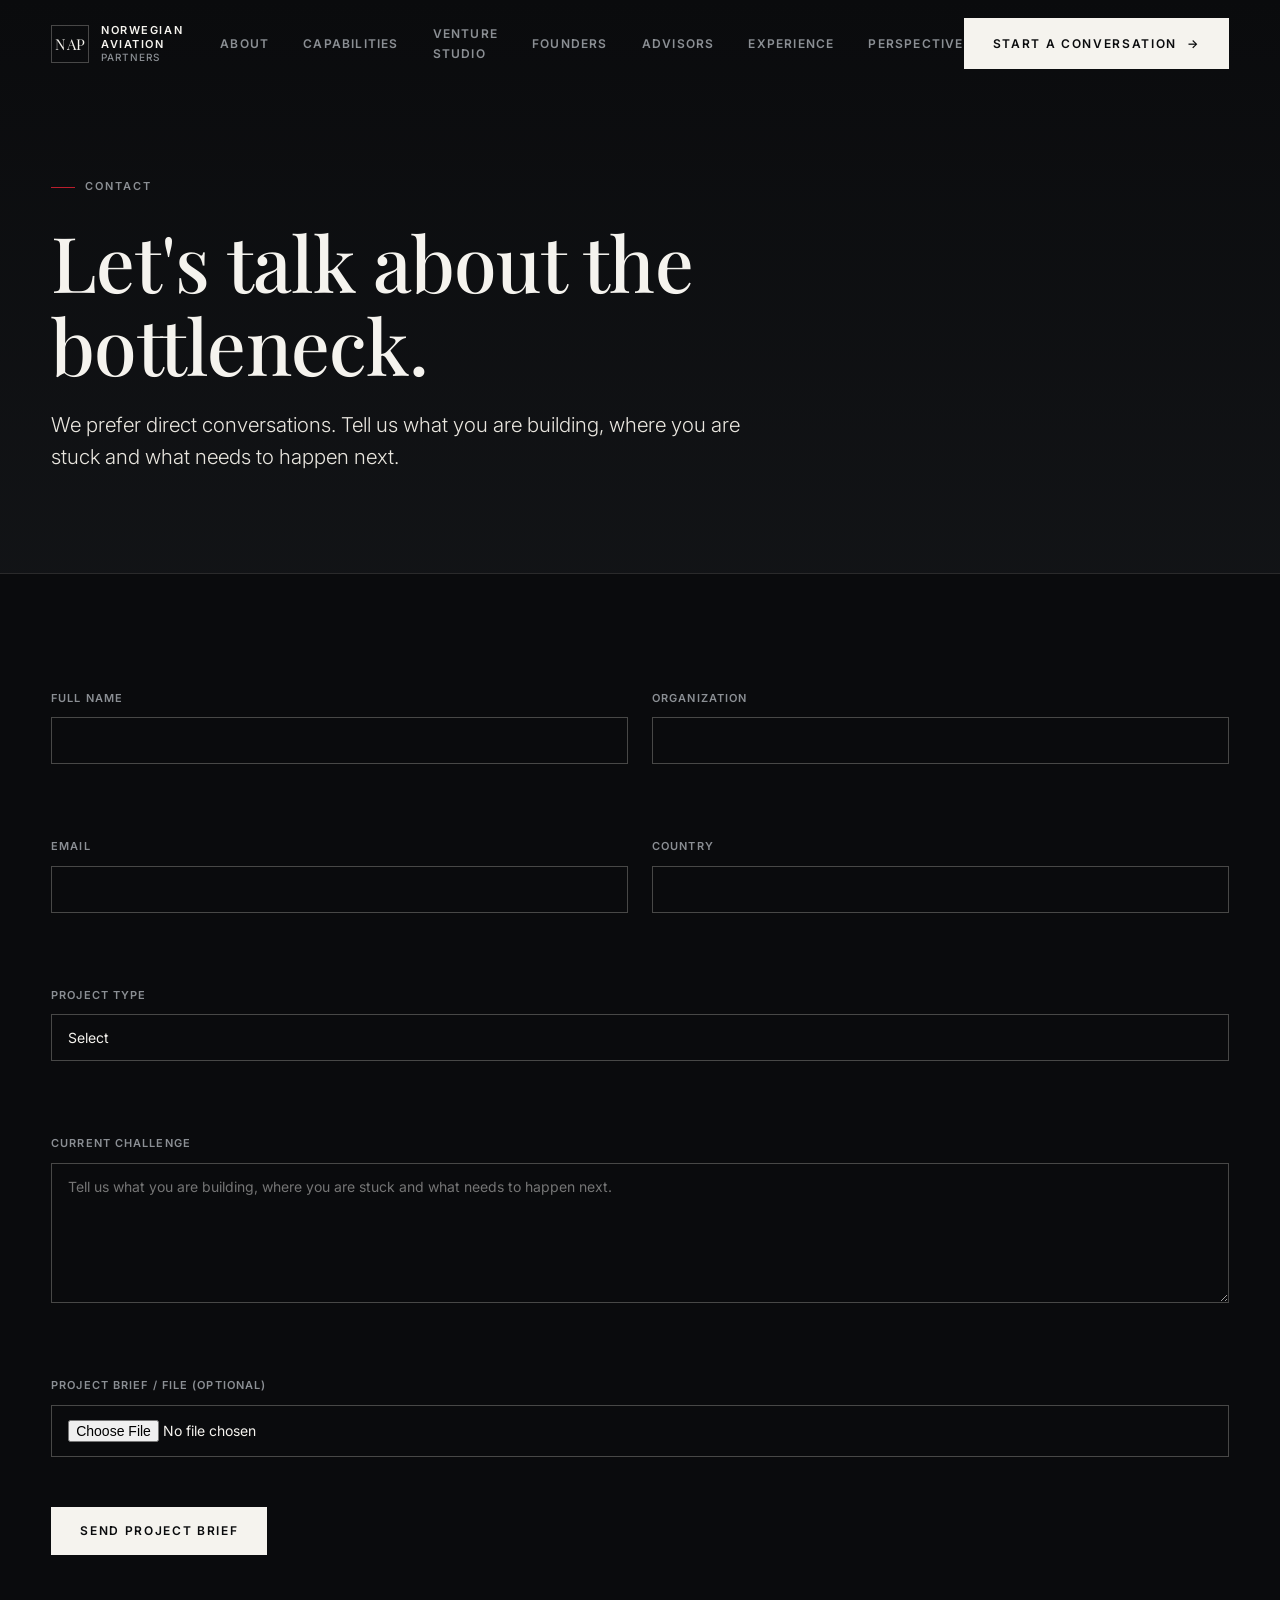
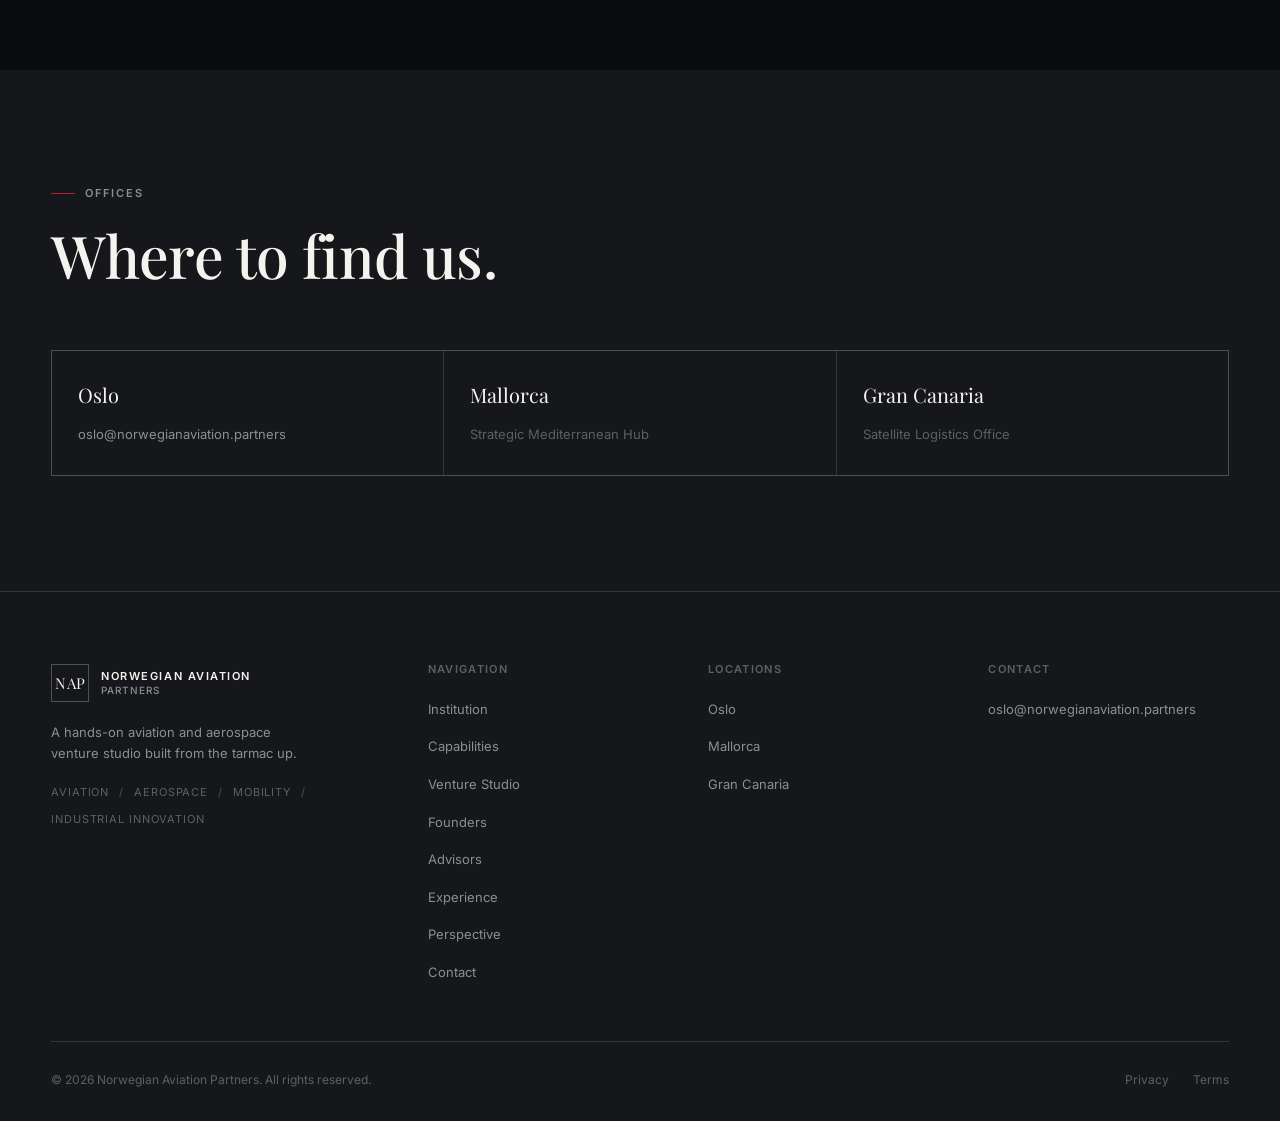
<file: contact.html>
<!doctype html>
<html lang="en">
<head>
<meta charset="UTF-8">
<meta name="viewport" content="width=device-width, initial-scale=1, viewport-fit=cover">
<title>Contact | Norwegian Aviation Partners</title>
<meta name="description" content="Let's talk about the bottleneck. Tell Norwegian Aviation Partners what you are building, where you are stuck and what needs to happen next.">
<link rel="canonical" href="https://www.norwegianaviation.partners/contact.html">
<meta property="og:type" content="website">
<meta property="og:title" content="Contact | Norwegian Aviation Partners">
<meta property="og:description" content="Let's talk about the bottleneck.">
<meta property="og:url" content="https://www.norwegianaviation.partners/contact.html">
<meta property="og:image" content="https://www.norwegianaviation.partners/assets/images/og-cover.jpg">
<meta name="twitter:card" content="summary_large_image">
<meta name="twitter:image" content="https://www.norwegianaviation.partners/assets/images/og-cover.jpg">
<meta name="theme-color" content="#0A0B0D">
<link rel="icon" type="image/svg+xml" href="assets/icons/favicon.svg">
<link rel="icon" href="favicon.ico" sizes="any">
<link rel="icon" type="image/png" sizes="192x192" href="assets/icons/icon-192.png">
<link rel="apple-touch-icon" href="assets/icons/apple-touch-icon.png">
<link rel="manifest" href="site.webmanifest">
<link rel="stylesheet" href="assets/css/main.css">
<link rel="stylesheet" href="assets/css/responsive.css">
</head>
<body>
<a class="skip-link" href="#main">Skip to content</a>

<header class="site-header">
  <div class="container">
    <a class="brand" href="index.html" aria-label="Norwegian Aviation Partners — Home">
      <span class="brand-mark" aria-hidden="true">NAP</span>
      <span class="brand-name">Norwegian Aviation<span>Partners</span></span>
    </a>
    <nav class="primary-nav" aria-label="Primary">
      <a href="about.html">About</a>
      <a href="capabilities.html">Capabilities</a>
      <a href="venture-studio.html">Venture Studio</a>
      <a href="founders.html">Founders</a>
      <a href="advisors.html">Advisors</a>
      <a href="experience.html">Experience</a>
      <a href="perspective.html">Perspective</a>
    </nav>
    <div class="header-actions">
      <a class="btn btn-primary header-cta" href="contact.html">Start a Conversation <span class="arrow">→</span></a>
      <button class="menu-toggle" aria-label="Open menu" aria-expanded="false" aria-controls="mobile-menu">
        <span></span><span></span><span></span>
      </button>
    </div>
  </div>
</header>

<div class="mobile-menu" id="mobile-menu">
  <nav aria-label="Mobile">
    <a href="index.html">Home</a>
    <a href="about.html">Institution</a>
    <a href="capabilities.html">Capabilities</a>
    <a href="venture-studio.html">Venture Studio</a>
    <a href="founders.html">Founders</a>
    <a href="advisors.html">Advisors</a>
    <a href="experience.html">Experience</a>
    <a href="perspective.html">Perspective</a>
    <a href="contact.html">Contact</a>
  </nav>
  <a class="btn btn-primary mobile-cta" href="contact.html">Start a Conversation</a>
  <div class="mobile-meta">Oslo · Mallorca · Gran Canaria</div>
</div>

<main id="main">
<section class="page-hero">
  <div class="container">
    <p class="eyebrow">Contact</p>
    <h1 class="display-1">Let's talk about the bottleneck.</h1>
    <p class="lead">We prefer direct conversations. Tell us what you are building, where you are stuck and what needs to happen next.</p>
  </div>
</section>

<section class="section" id="project-form">
  <div class="container">
    <form id="contact-form" class="reveal" novalidate>
      <div class="form-grid">
        <div class="field">
          <label for="full-name">Full Name</label>
          <input type="text" id="full-name" name="full_name" required autocomplete="name">
          <span class="field-error"></span>
        </div>
        <div class="field">
          <label for="organization">Organization</label>
          <input type="text" id="organization" name="organization" autocomplete="organization">
          <span class="field-error"></span>
        </div>
        <div class="field">
          <label for="email">Email</label>
          <input type="email" id="email" name="email" required autocomplete="email">
          <span class="field-error"></span>
        </div>
        <div class="field">
          <label for="country">Country</label>
          <input type="text" id="country" name="country" required autocomplete="country-name">
          <span class="field-error"></span>
        </div>
        <div class="field full">
          <label for="project-type">Project Type</label>
          <select id="project-type" name="project_type" required>
            <option value="">Select</option>
            <option>Airline</option>
            <option>Aerospace</option>
            <option>MRO</option>
            <option>Mobility</option>
            <option>Deep Tech</option>
            <option>Energy</option>
            <option>Space</option>
            <option>Industrial</option>
            <option>Investment</option>
            <option>Other</option>
          </select>
          <span class="field-error"></span>
        </div>
        <div class="field full">
          <label for="challenge">Current Challenge</label>
          <textarea id="challenge" name="challenge" required placeholder="Tell us what you are building, where you are stuck and what needs to happen next."></textarea>
          <span class="field-error"></span>
        </div>
        <div class="field full">
          <label for="brief">Project Brief / File (Optional)</label>
          <input type="file" id="brief" name="brief">
          <span class="field-error"></span>
        </div>
      </div>
      <button type="submit" class="btn btn-primary">Send Project Brief</button>
      <div id="form-status" class="form-status" role="status" aria-live="polite"></div>
    </form>
  </div>
</section>

<section class="section section-alt">
  <div class="container">
    <div class="section-head reveal">
      <p class="eyebrow">Offices</p>
      <h2 class="display-2">Where to find us.</h2>
    </div>
    <div class="contact-info reveal">
      <div class="contact-info-card">
        <div class="loc-name">Oslo</div>
        <a href="mailto:oslo@norwegianaviation.partners">oslo@norwegianaviation.partners</a>
      </div>
      <div class="contact-info-card">
        <div class="loc-name">Mallorca</div>
        <span style="font-size:13px;color:var(--text-faint);">Strategic Mediterranean Hub</span>
      </div>
      <div class="contact-info-card">
        <div class="loc-name">Gran Canaria</div>
        <span style="font-size:13px;color:var(--text-faint);">Satellite Logistics Office</span>
      </div>
    </div>
  </div>
</section>
</main>

<footer class="site-footer">
  <div class="container">
    <div class="footer-top">
      <div class="footer-brand">
        <a class="brand" href="index.html">
          <span class="brand-mark" aria-hidden="true">NAP</span>
          <span class="brand-name">Norwegian Aviation<span>Partners</span></span>
        </a>
        <p style="max-width:32ch;font-size:13px;">A hands-on aviation and aerospace venture studio built from the tarmac up.</p>
        <div class="footer-tagline"><span>Aviation</span><span>Aerospace</span><span>Mobility</span><span>Industrial Innovation</span></div>
      </div>
      <div class="footer-col"><h4>Navigation</h4><ul>
        <li><a href="about.html">Institution</a></li><li><a href="capabilities.html">Capabilities</a></li>
        <li><a href="venture-studio.html">Venture Studio</a></li><li><a href="founders.html">Founders</a></li>
        <li><a href="advisors.html">Advisors</a></li><li><a href="experience.html">Experience</a></li>
        <li><a href="perspective.html">Perspective</a></li><li><a href="contact.html">Contact</a></li>
      </ul></div>
      <div class="footer-col"><h4>Locations</h4><ul>
        <li><span class="plain">Oslo</span></li><li><span class="plain">Mallorca</span></li><li><span class="plain">Gran Canaria</span></li>
      </ul></div>
      <div class="footer-col"><h4>Contact</h4><ul><li><a href="mailto:oslo@norwegianaviation.partners">oslo@norwegianaviation.partners</a></li></ul></div>
    </div>
    <div class="footer-bottom">
      <span class="copyright">© 2026 Norwegian Aviation Partners. All rights reserved.</span>
      <div class="legal-links"><a href="privacy.html">Privacy</a><a href="terms.html">Terms</a></div>
    </div>
  </div>
</footer>

<button class="back-to-top" aria-label="Back to top">↑</button>
<script src="assets/js/navigation.js" defer></script>
<script src="assets/js/animations.js" defer></script>
<script src="assets/js/main.js" defer></script>
<script src="assets/js/form.js" defer></script>
</body>
</html>
</file>
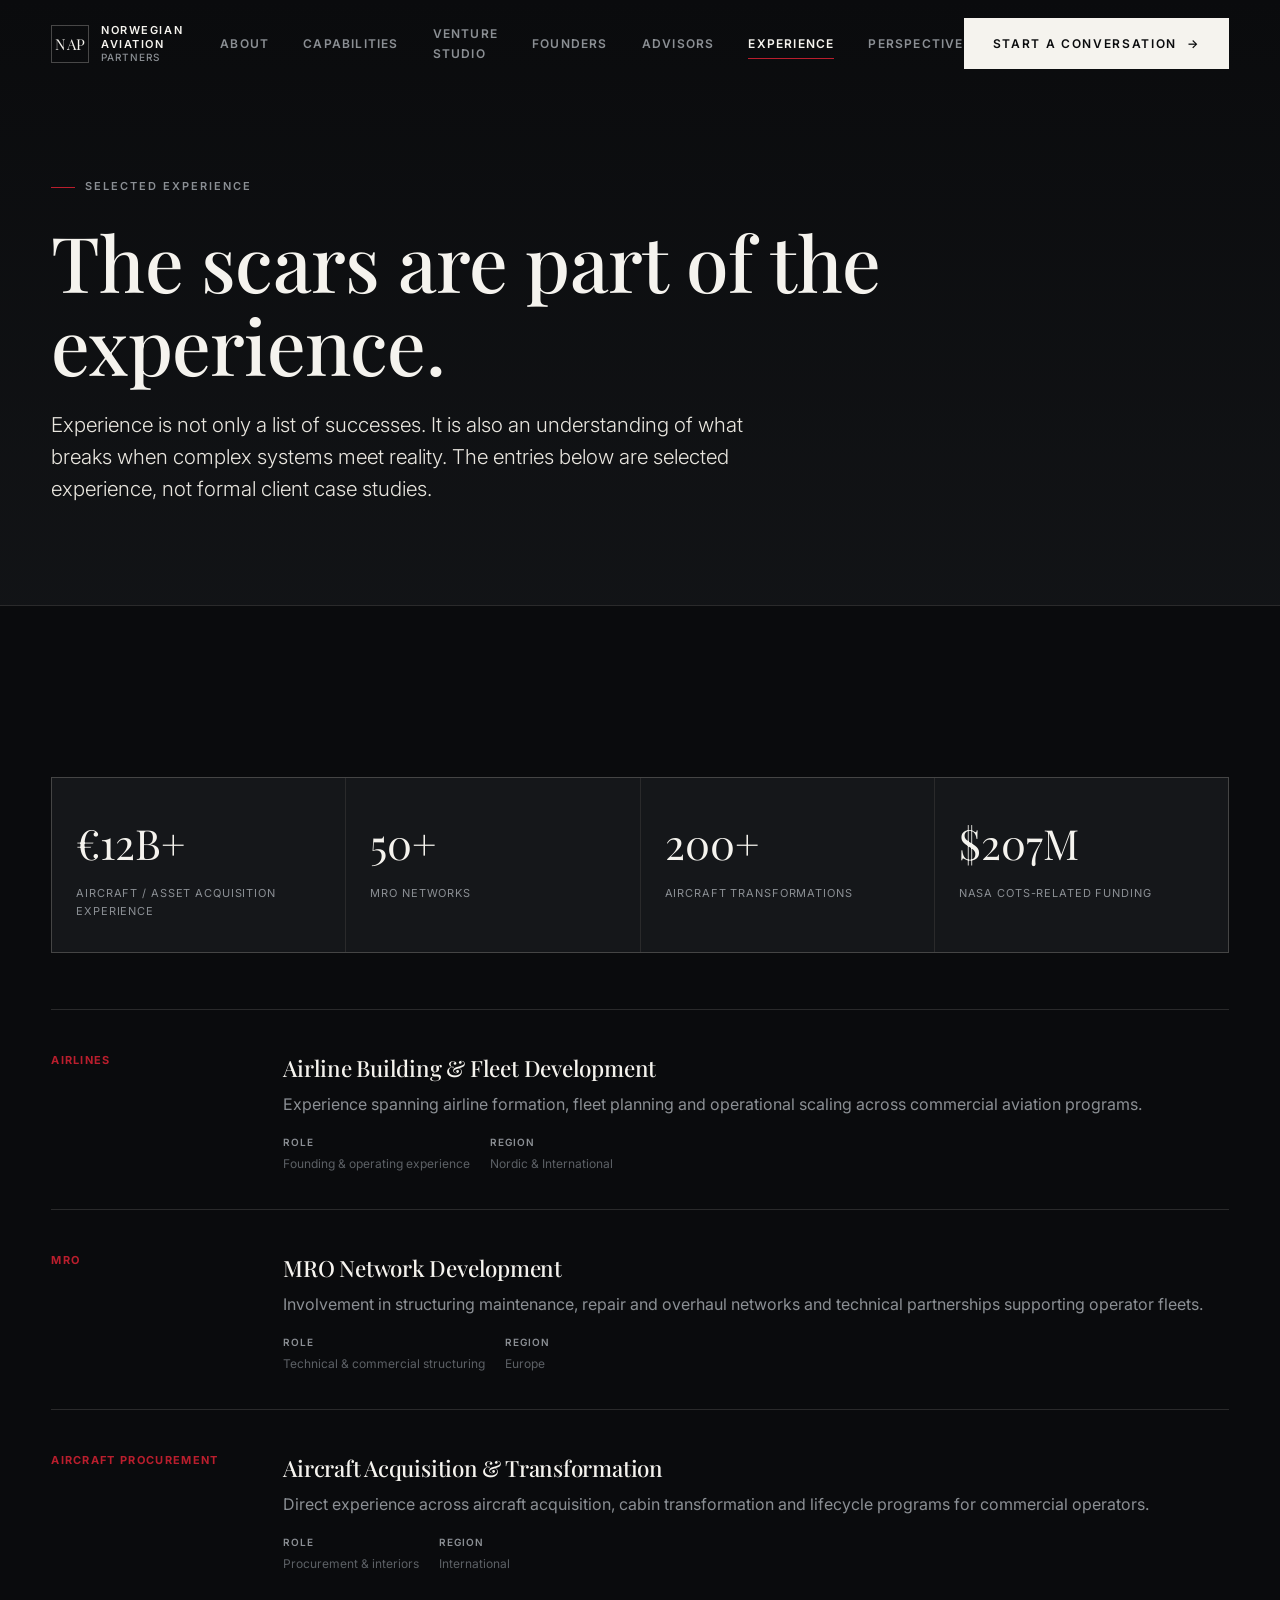
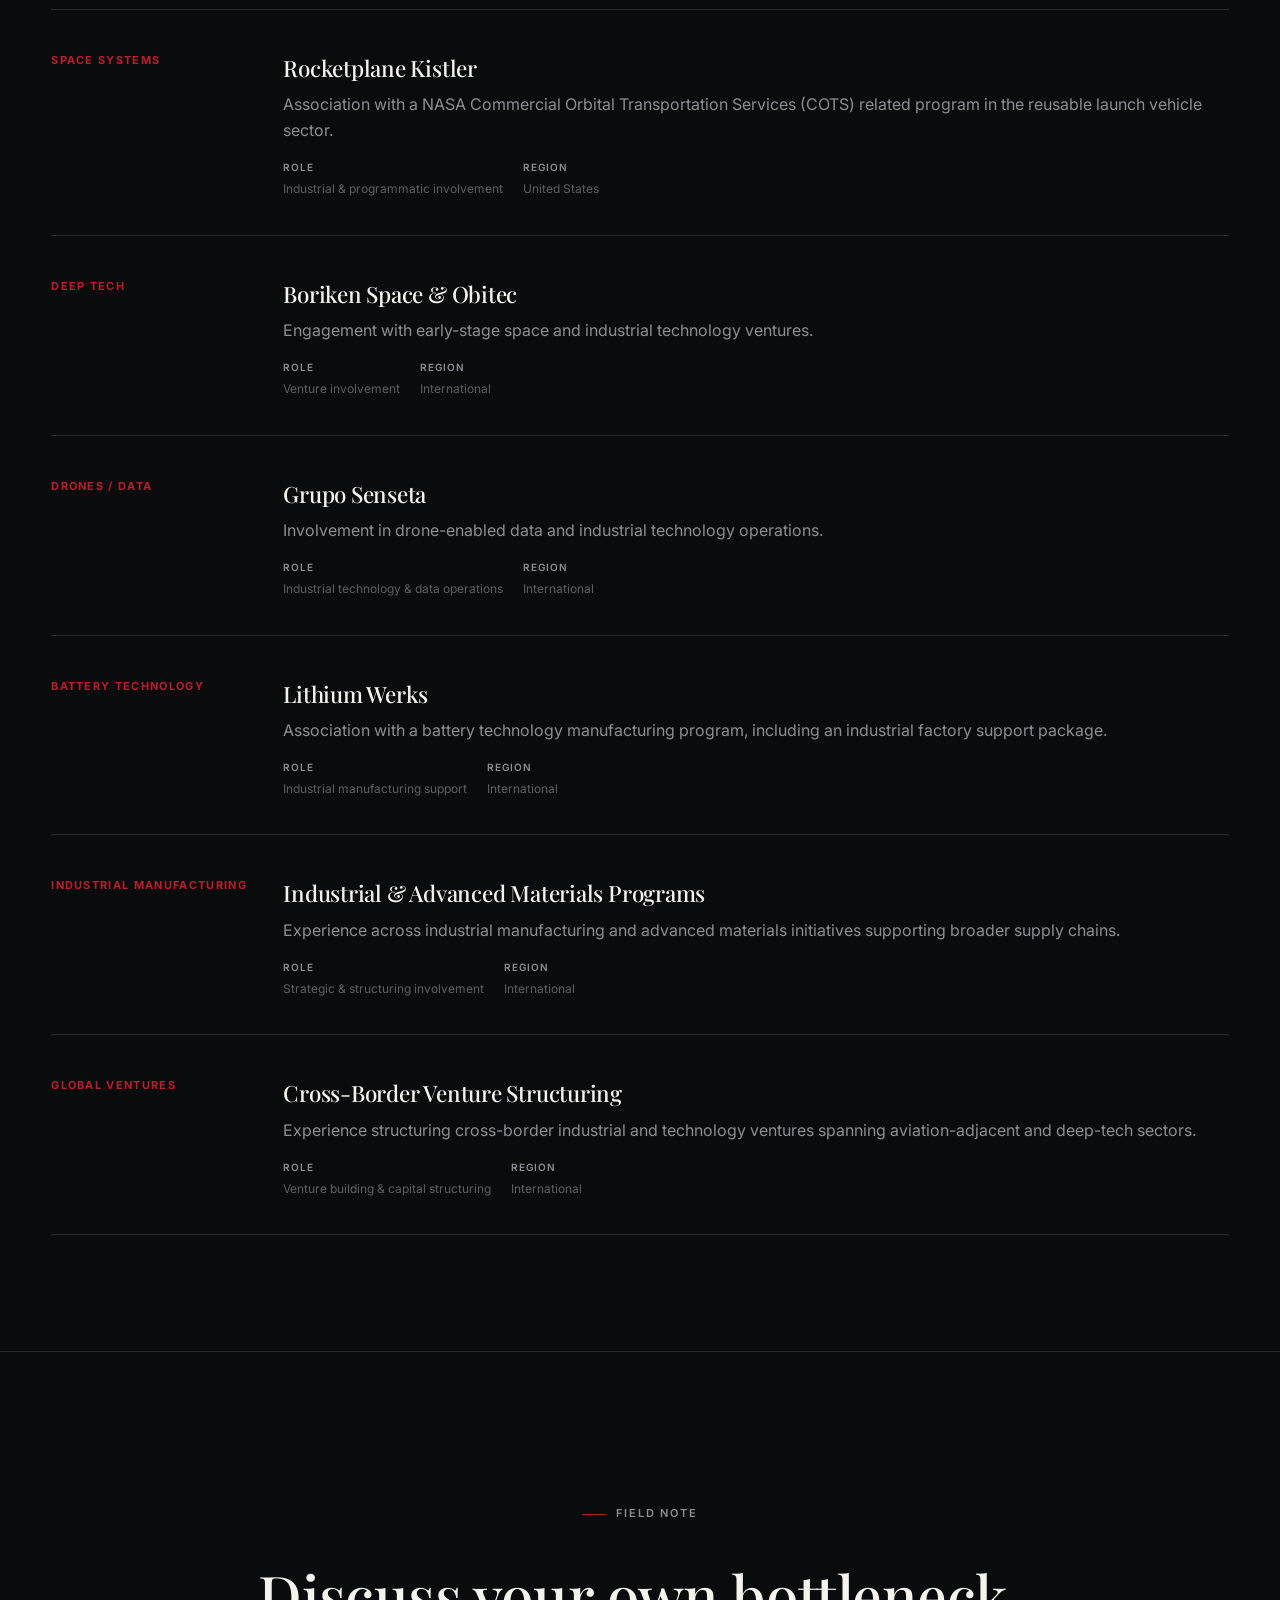
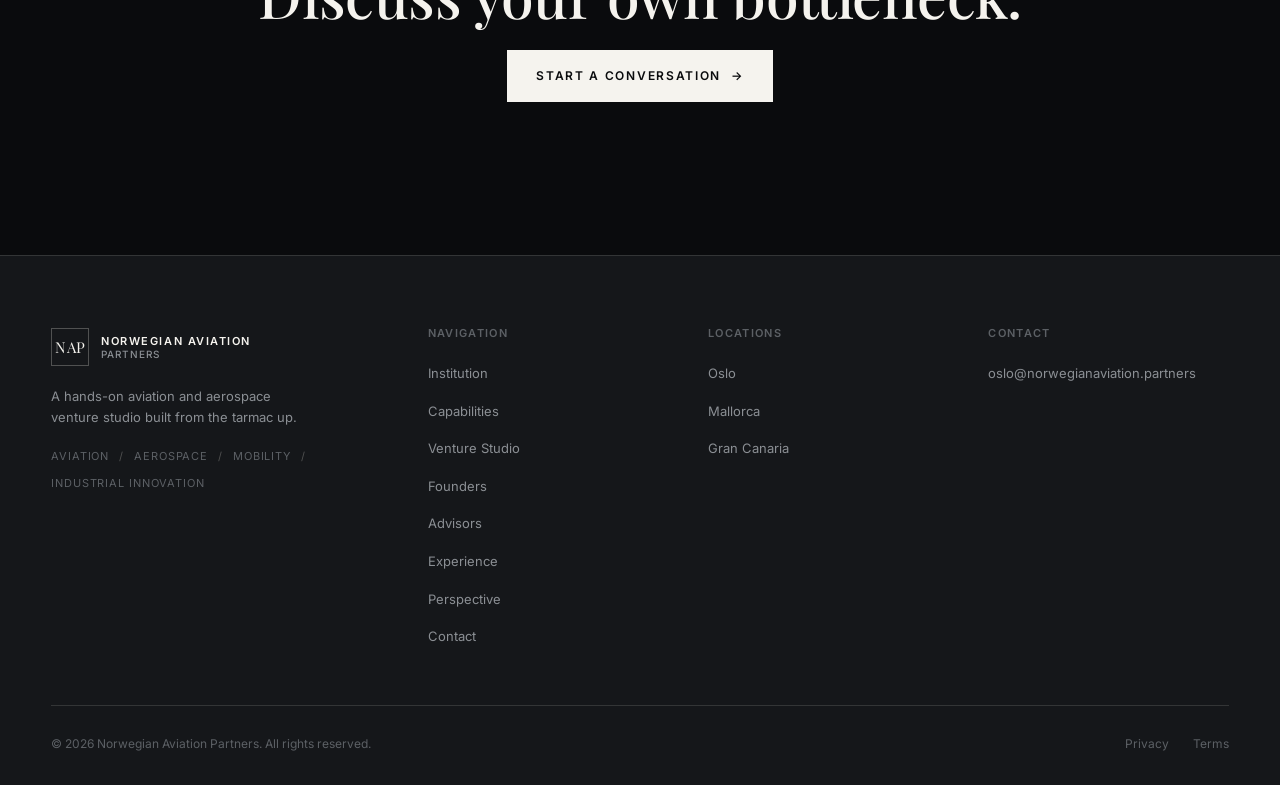
<file: experience.html>
<!doctype html>
<html lang="en">
<head>
<meta charset="UTF-8">
<meta name="viewport" content="width=device-width, initial-scale=1, viewport-fit=cover">
<title>Selected Experience | Norwegian Aviation Partners</title>
<meta name="description" content="Selected experience spanning airlines, MRO infrastructure, aircraft procurement, space systems, deep tech, battery technology and industrial manufacturing.">
<link rel="canonical" href="https://www.norwegianaviation.partners/experience.html">
<meta property="og:type" content="website">
<meta property="og:title" content="Selected Experience | Norwegian Aviation Partners">
<meta property="og:description" content="The scars are part of the experience.">
<meta property="og:url" content="https://www.norwegianaviation.partners/experience.html">
<meta property="og:image" content="https://www.norwegianaviation.partners/assets/images/og-cover.jpg">
<meta name="twitter:card" content="summary_large_image">
<meta name="twitter:image" content="https://www.norwegianaviation.partners/assets/images/og-cover.jpg">
<meta name="theme-color" content="#0A0B0D">
<link rel="icon" type="image/svg+xml" href="assets/icons/favicon.svg">
<link rel="icon" href="favicon.ico" sizes="any">
<link rel="icon" type="image/png" sizes="192x192" href="assets/icons/icon-192.png">
<link rel="apple-touch-icon" href="assets/icons/apple-touch-icon.png">
<link rel="manifest" href="site.webmanifest">
<link rel="stylesheet" href="assets/css/main.css">
<link rel="stylesheet" href="assets/css/responsive.css">
</head>
<body>
<a class="skip-link" href="#main">Skip to content</a>

<header class="site-header">
  <div class="container">
    <a class="brand" href="index.html" aria-label="Norwegian Aviation Partners — Home">
      <span class="brand-mark" aria-hidden="true">NAP</span>
      <span class="brand-name">Norwegian Aviation<span>Partners</span></span>
    </a>
    <nav class="primary-nav" aria-label="Primary">
      <a href="about.html">About</a>
      <a href="capabilities.html">Capabilities</a>
      <a href="venture-studio.html">Venture Studio</a>
      <a href="founders.html">Founders</a>
      <a href="advisors.html">Advisors</a>
      <a href="experience.html">Experience</a>
      <a href="perspective.html">Perspective</a>
    </nav>
    <div class="header-actions">
      <a class="btn btn-primary header-cta" href="contact.html">Start a Conversation <span class="arrow">→</span></a>
      <button class="menu-toggle" aria-label="Open menu" aria-expanded="false" aria-controls="mobile-menu">
        <span></span><span></span><span></span>
      </button>
    </div>
  </div>
</header>

<div class="mobile-menu" id="mobile-menu">
  <nav aria-label="Mobile">
    <a href="index.html">Home</a>
    <a href="about.html">Institution</a>
    <a href="capabilities.html">Capabilities</a>
    <a href="venture-studio.html">Venture Studio</a>
    <a href="founders.html">Founders</a>
    <a href="advisors.html">Advisors</a>
    <a href="experience.html">Experience</a>
    <a href="perspective.html">Perspective</a>
    <a href="contact.html">Contact</a>
  </nav>
  <a class="btn btn-primary mobile-cta" href="contact.html">Start a Conversation</a>
  <div class="mobile-meta">Oslo · Mallorca · Gran Canaria</div>
</div>

<main id="main">
<section class="page-hero">
  <div class="container">
    <p class="eyebrow">Selected Experience</p>
    <h1 class="display-1">The scars are part of the experience.</h1>
    <p class="lead">Experience is not only a list of successes. It is also an understanding of what breaks when complex systems meet reality. The entries below are selected experience, not formal client case studies.</p>
  </div>
</section>

<section class="section">
  <div class="container">
    <div class="stat-row reveal">
      <div class="stat"><div class="stat-num" data-counter="€12B+">€0</div><div class="stat-label">Aircraft / asset acquisition experience</div></div>
      <div class="stat"><div class="stat-num" data-counter="50+">0</div><div class="stat-label">MRO networks</div></div>
      <div class="stat"><div class="stat-num" data-counter="200+">0</div><div class="stat-label">Aircraft transformations</div></div>
      <div class="stat"><div class="stat-num" data-counter="$207M">$0</div><div class="stat-label">NASA COTS-related funding</div></div>
    </div>
    <div class="timeline reveal" id="timeline"></div>
  </div>
</section>

<section class="final-cta">
  <div class="container reveal">
    <p class="eyebrow">Field Note</p>
    <h2 class="display-2">Discuss your own bottleneck.</h2>
    <div class="cta-buttons">
      <a class="btn btn-primary" href="contact.html">Start a Conversation <span class="arrow">→</span></a>
    </div>
  </div>
</section>
</main>

<footer class="site-footer">
  <div class="container">
    <div class="footer-top">
      <div class="footer-brand">
        <a class="brand" href="index.html">
          <span class="brand-mark" aria-hidden="true">NAP</span>
          <span class="brand-name">Norwegian Aviation<span>Partners</span></span>
        </a>
        <p style="max-width:32ch;font-size:13px;">A hands-on aviation and aerospace venture studio built from the tarmac up.</p>
        <div class="footer-tagline"><span>Aviation</span><span>Aerospace</span><span>Mobility</span><span>Industrial Innovation</span></div>
      </div>
      <div class="footer-col"><h4>Navigation</h4><ul>
        <li><a href="about.html">Institution</a></li><li><a href="capabilities.html">Capabilities</a></li>
        <li><a href="venture-studio.html">Venture Studio</a></li><li><a href="founders.html">Founders</a></li>
        <li><a href="advisors.html">Advisors</a></li><li><a href="experience.html">Experience</a></li>
        <li><a href="perspective.html">Perspective</a></li><li><a href="contact.html">Contact</a></li>
      </ul></div>
      <div class="footer-col"><h4>Locations</h4><ul>
        <li><span class="plain">Oslo</span></li><li><span class="plain">Mallorca</span></li><li><span class="plain">Gran Canaria</span></li>
      </ul></div>
      <div class="footer-col"><h4>Contact</h4><ul><li><a href="mailto:oslo@norwegianaviation.partners">oslo@norwegianaviation.partners</a></li></ul></div>
    </div>
    <div class="footer-bottom">
      <span class="copyright">© 2026 Norwegian Aviation Partners. All rights reserved.</span>
      <div class="legal-links"><a href="privacy.html">Privacy</a><a href="terms.html">Terms</a></div>
    </div>
  </div>
</footer>

<button class="back-to-top" aria-label="Back to top">↑</button>
<script src="assets/js/navigation.js" defer></script>
<script src="assets/js/animations.js" defer></script>
<script src="assets/js/main.js" defer></script>
<script defer>
fetch('data/experience.json').then(r=>r.json()).then(function(items){
  var wrap = document.getElementById('timeline');
  wrap.innerHTML = items.map(function(e){
    return '<div class="timeline-item"><div><span class="domain-tag">'+e.domain+'</span></div>'+
      '<div><h3 class="project-title">'+e.title+'</h3><p>'+e.outcome+'</p>'+
      '<div class="timeline-meta">'+
        '<div><strong>Role</strong>'+e.role+'</div>'+
        '<div><strong>Region</strong>'+e.region+'</div>'+
      '</div></div></div>';
  }).join('');
  var io = new IntersectionObserver(function(entries){entries.forEach(function(en){if(en.isIntersecting){en.target.style.opacity='1';en.target.style.transform='translateY(0)';io.unobserve(en.target);}});},{threshold:.1});
  document.querySelectorAll('.timeline-item').forEach(function(el,i){
    el.style.opacity='0';el.style.transform='translateY(16px)';el.style.transition='opacity .6s ease '+(i*0.04)+'s, transform .6s ease '+(i*0.04)+'s';
    io.observe(el);
  });
}).catch(function(){});
</script>
</body>
</html>
</file>
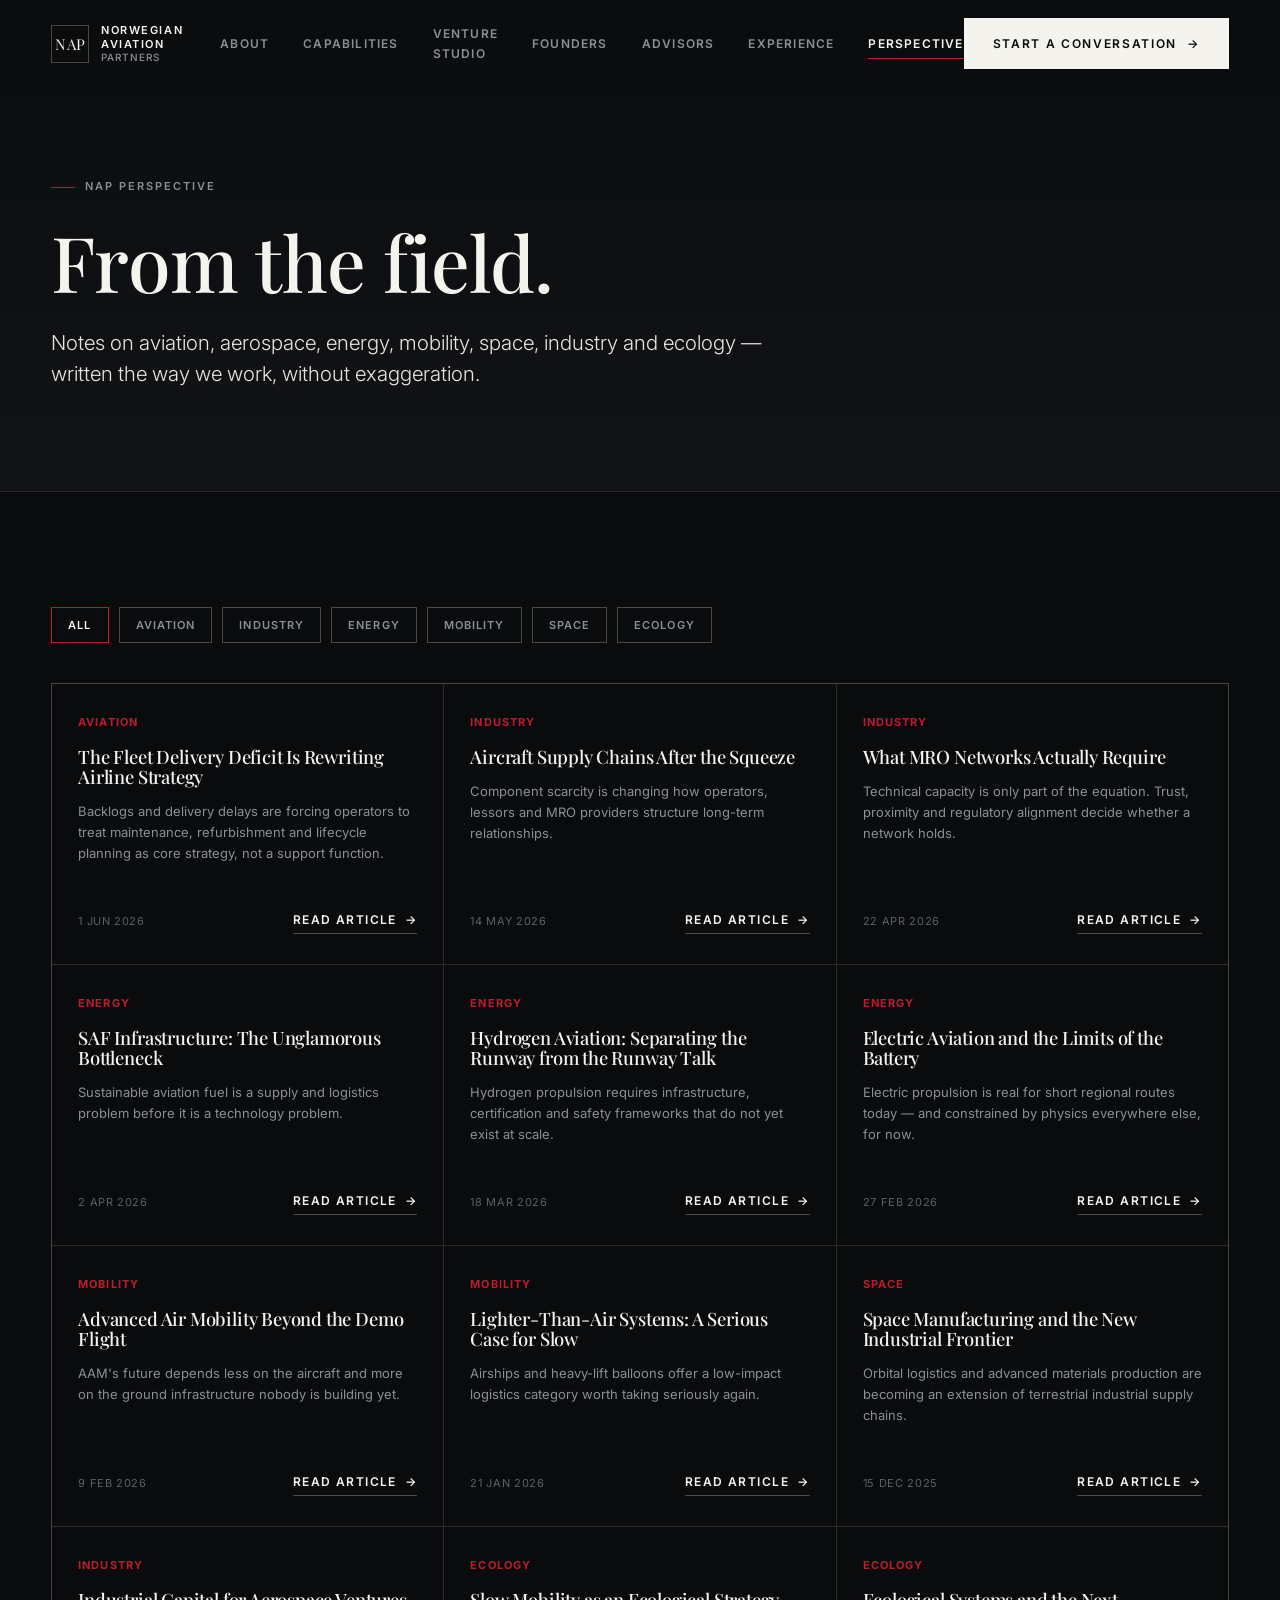
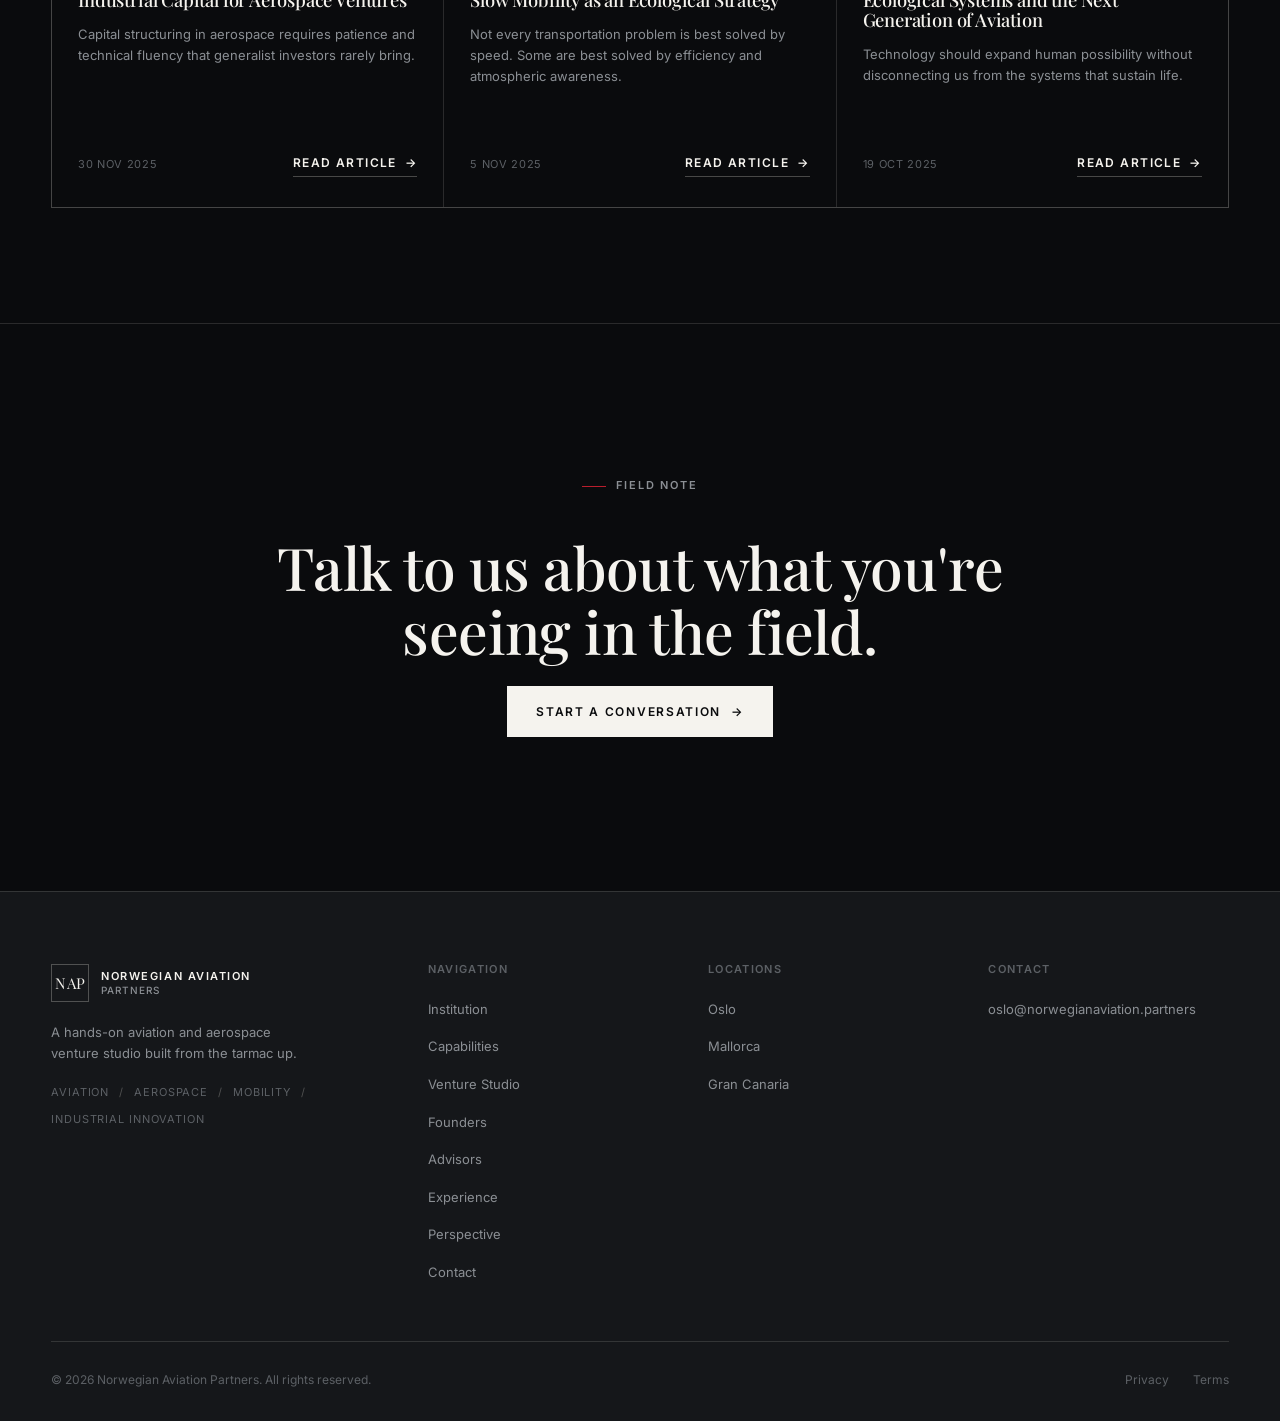
<file: perspective.html>
<!doctype html>
<html lang="en">
<head>
<meta charset="UTF-8">
<meta name="viewport" content="width=device-width, initial-scale=1, viewport-fit=cover">
<title>NAP Perspective | Norwegian Aviation Partners</title>
<meta name="description" content="Field notes on aviation, aerospace, energy, mobility, space, industry and ecology from Norwegian Aviation Partners.">
<link rel="canonical" href="https://www.norwegianaviation.partners/perspective.html">
<meta property="og:type" content="website">
<meta property="og:title" content="NAP Perspective | Norwegian Aviation Partners">
<meta property="og:description" content="From the field.">
<meta property="og:url" content="https://www.norwegianaviation.partners/perspective.html">
<meta property="og:image" content="https://www.norwegianaviation.partners/assets/images/og-cover.jpg">
<meta name="twitter:card" content="summary_large_image">
<meta name="twitter:image" content="https://www.norwegianaviation.partners/assets/images/og-cover.jpg">
<meta name="theme-color" content="#0A0B0D">
<link rel="icon" type="image/svg+xml" href="assets/icons/favicon.svg">
<link rel="icon" href="favicon.ico" sizes="any">
<link rel="icon" type="image/png" sizes="192x192" href="assets/icons/icon-192.png">
<link rel="apple-touch-icon" href="assets/icons/apple-touch-icon.png">
<link rel="manifest" href="site.webmanifest">
<link rel="stylesheet" href="assets/css/main.css">
<link rel="stylesheet" href="assets/css/responsive.css">
<style>
  .filter-row{display:flex;flex-wrap:wrap;gap:10px;margin-bottom:40px;}
  .filter-btn{
    font-size:11px;letter-spacing:.1em;text-transform:uppercase;font-weight:600;
    border:1px solid var(--line-strong);background:transparent;color:var(--text-dim);
    padding:10px 16px;cursor:pointer;transition:all .25s var(--ease);
  }
  .filter-btn.is-active, .filter-btn:hover{border-color:var(--red);color:var(--off-white);}
</style>
</head>
<body>
<a class="skip-link" href="#main">Skip to content</a>

<header class="site-header">
  <div class="container">
    <a class="brand" href="index.html" aria-label="Norwegian Aviation Partners — Home">
      <span class="brand-mark" aria-hidden="true">NAP</span>
      <span class="brand-name">Norwegian Aviation<span>Partners</span></span>
    </a>
    <nav class="primary-nav" aria-label="Primary">
      <a href="about.html">About</a>
      <a href="capabilities.html">Capabilities</a>
      <a href="venture-studio.html">Venture Studio</a>
      <a href="founders.html">Founders</a>
      <a href="advisors.html">Advisors</a>
      <a href="experience.html">Experience</a>
      <a href="perspective.html">Perspective</a>
    </nav>
    <div class="header-actions">
      <a class="btn btn-primary header-cta" href="contact.html">Start a Conversation <span class="arrow">→</span></a>
      <button class="menu-toggle" aria-label="Open menu" aria-expanded="false" aria-controls="mobile-menu">
        <span></span><span></span><span></span>
      </button>
    </div>
  </div>
</header>

<div class="mobile-menu" id="mobile-menu">
  <nav aria-label="Mobile">
    <a href="index.html">Home</a>
    <a href="about.html">Institution</a>
    <a href="capabilities.html">Capabilities</a>
    <a href="venture-studio.html">Venture Studio</a>
    <a href="founders.html">Founders</a>
    <a href="advisors.html">Advisors</a>
    <a href="experience.html">Experience</a>
    <a href="perspective.html">Perspective</a>
    <a href="contact.html">Contact</a>
  </nav>
  <a class="btn btn-primary mobile-cta" href="contact.html">Start a Conversation</a>
  <div class="mobile-meta">Oslo · Mallorca · Gran Canaria</div>
</div>

<main id="main">
<section class="page-hero">
  <div class="container">
    <p class="eyebrow">NAP Perspective</p>
    <h1 class="display-1">From the field.</h1>
    <p class="lead">Notes on aviation, aerospace, energy, mobility, space, industry and ecology — written the way we work, without exaggeration.</p>
  </div>
</section>

<section class="section">
  <div class="container">
    <div class="filter-row reveal" id="filter-row"></div>
    <div class="article-grid reveal" id="article-grid" style="grid-template-columns:repeat(3,1fr);"></div>
  </div>
</section>

<section class="final-cta">
  <div class="container reveal">
    <p class="eyebrow">Field Note</p>
    <h2 class="display-2">Talk to us about what you're seeing in the field.</h2>
    <div class="cta-buttons">
      <a class="btn btn-primary" href="contact.html">Start a Conversation <span class="arrow">→</span></a>
    </div>
  </div>
</section>
</main>

<footer class="site-footer">
  <div class="container">
    <div class="footer-top">
      <div class="footer-brand">
        <a class="brand" href="index.html">
          <span class="brand-mark" aria-hidden="true">NAP</span>
          <span class="brand-name">Norwegian Aviation<span>Partners</span></span>
        </a>
        <p style="max-width:32ch;font-size:13px;">A hands-on aviation and aerospace venture studio built from the tarmac up.</p>
        <div class="footer-tagline"><span>Aviation</span><span>Aerospace</span><span>Mobility</span><span>Industrial Innovation</span></div>
      </div>
      <div class="footer-col"><h4>Navigation</h4><ul>
        <li><a href="about.html">Institution</a></li><li><a href="capabilities.html">Capabilities</a></li>
        <li><a href="venture-studio.html">Venture Studio</a></li><li><a href="founders.html">Founders</a></li>
        <li><a href="advisors.html">Advisors</a></li><li><a href="experience.html">Experience</a></li>
        <li><a href="perspective.html">Perspective</a></li><li><a href="contact.html">Contact</a></li>
      </ul></div>
      <div class="footer-col"><h4>Locations</h4><ul>
        <li><span class="plain">Oslo</span></li><li><span class="plain">Mallorca</span></li><li><span class="plain">Gran Canaria</span></li>
      </ul></div>
      <div class="footer-col"><h4>Contact</h4><ul><li><a href="mailto:oslo@norwegianaviation.partners">oslo@norwegianaviation.partners</a></li></ul></div>
    </div>
    <div class="footer-bottom">
      <span class="copyright">© 2026 Norwegian Aviation Partners. All rights reserved.</span>
      <div class="legal-links"><a href="privacy.html">Privacy</a><a href="terms.html">Terms</a></div>
    </div>
  </div>
</footer>

<button class="back-to-top" aria-label="Back to top">↑</button>
<script src="assets/js/navigation.js" defer></script>
<script src="assets/js/animations.js" defer></script>
<script src="assets/js/main.js" defer></script>
<script defer>
fetch('data/articles.json').then(r=>r.json()).then(function(items){
  var categories = ['All'].concat(Array.from(new Set(items.map(function(a){return a.category;}))));
  var filterRow = document.getElementById('filter-row');
  filterRow.innerHTML = categories.map(function(c,i){
    return '<button class="filter-btn'+(i===0?' is-active':'')+'" data-cat="'+c+'">'+c+'</button>';
  }).join('');

  function render(cat){
    var grid = document.getElementById('article-grid');
    var filtered = cat === 'All' ? items : items.filter(function(a){return a.category === cat;});
    grid.innerHTML = filtered.map(function(a){
      var d = new Date(a.date);
      var dateStr = d.toLocaleDateString('en-GB', {year:'numeric', month:'short', day:'numeric'});
      return '<div class="article-card"><div class="article-cat">'+a.category+'</div><h3>'+a.title+'</h3><p>'+a.intro+'</p>'+
        '<div class="article-meta"><span>'+dateStr+'</span><span class="text-link">Read Article <span class="arrow">→</span></span></div></div>';
    }).join('');
  }
  render('All');
  filterRow.addEventListener('click', function(e){
    var btn = e.target.closest('.filter-btn');
    if(!btn) return;
    filterRow.querySelectorAll('.filter-btn').forEach(function(b){b.classList.remove('is-active');});
    btn.classList.add('is-active');
    render(btn.getAttribute('data-cat'));
  });
}).catch(function(){});
</script>
</body>
</html>
</file>
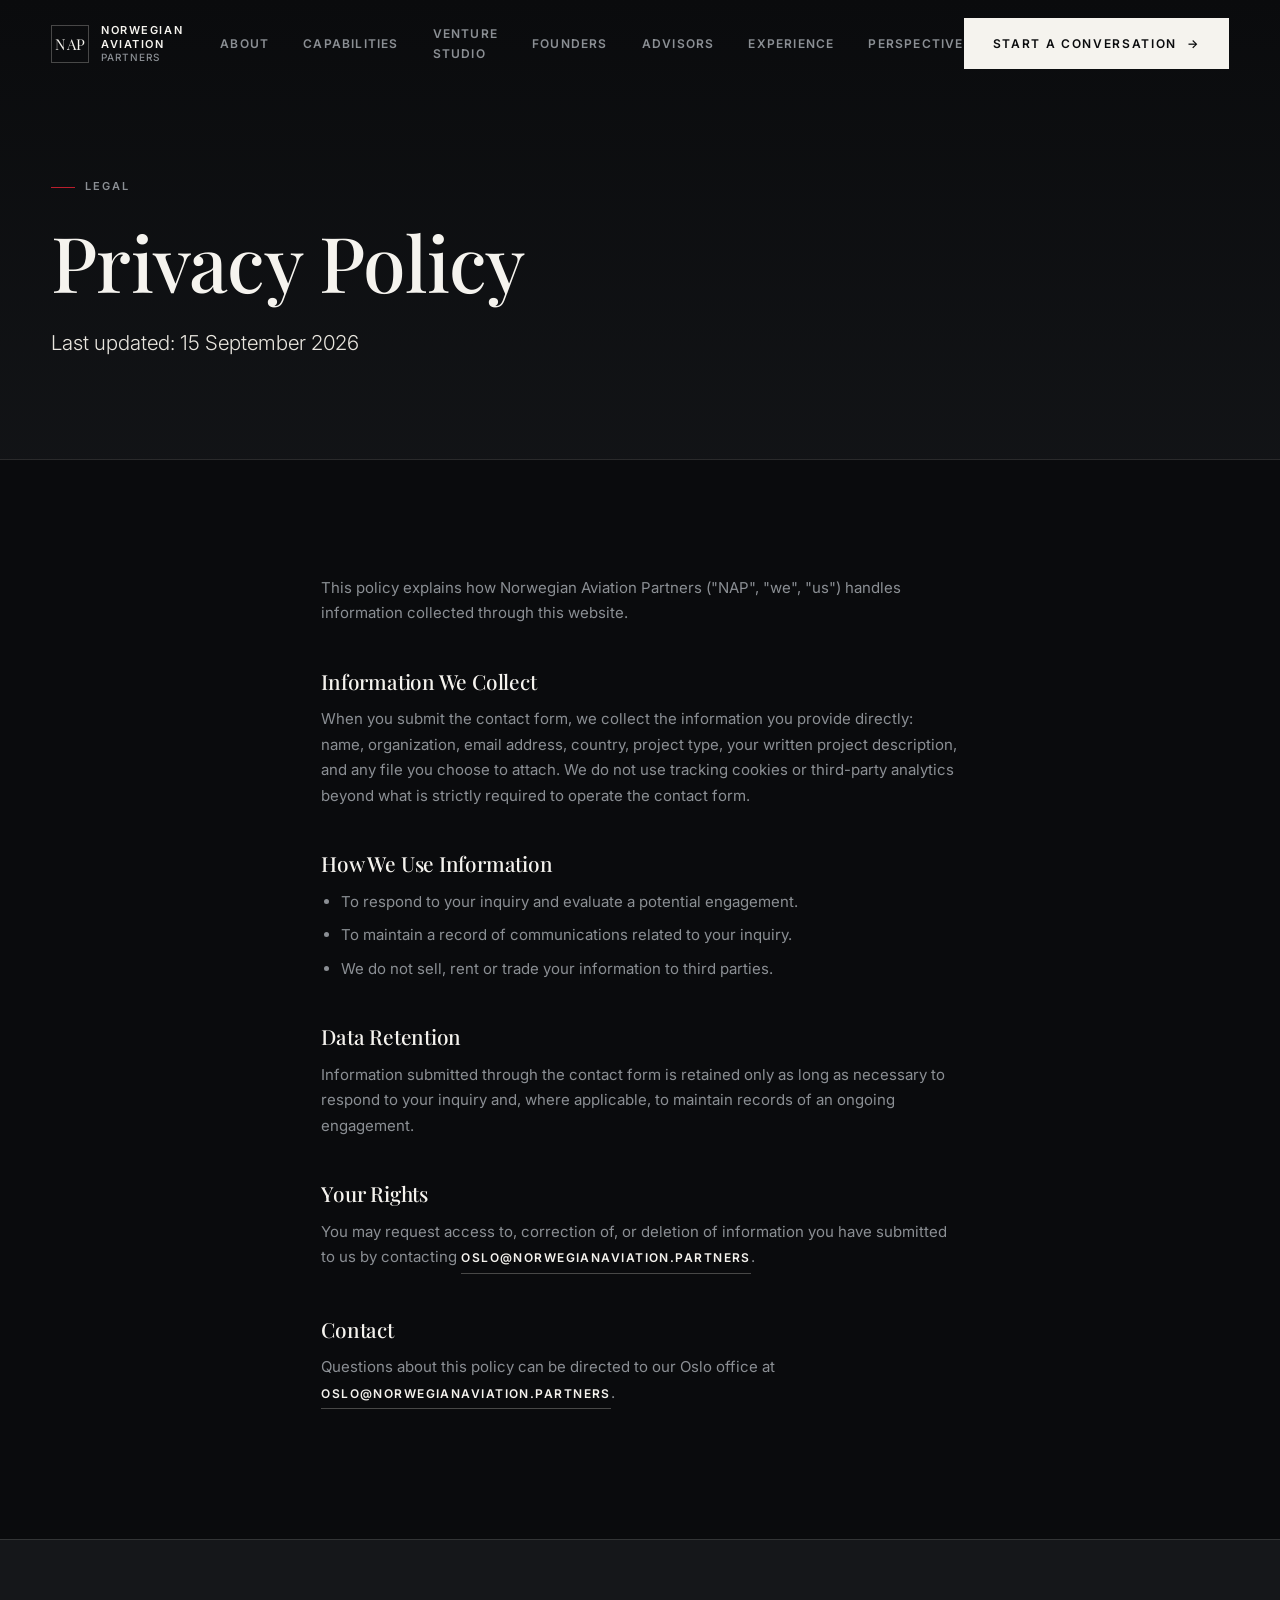
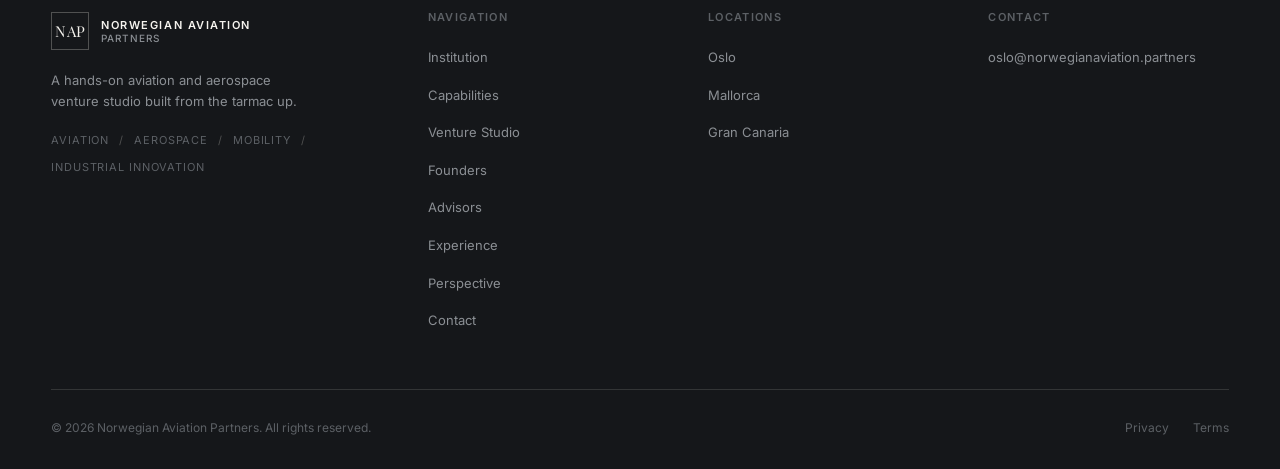
<file: privacy.html>
<!doctype html>
<html lang="en">
<head>
<meta charset="UTF-8">
<meta name="viewport" content="width=device-width, initial-scale=1, viewport-fit=cover">
<title>Privacy Policy | Norwegian Aviation Partners</title>
<meta name="description" content="How Norwegian Aviation Partners collects, uses and protects information submitted through this website.">
<link rel="canonical" href="https://www.norwegianaviation.partners/privacy.html">
<meta name="robots" content="noindex,follow">
<meta property="og:type" content="website">
<meta property="og:title" content="Privacy Policy | Norwegian Aviation Partners">
<meta property="og:description" content="How Norwegian Aviation Partners collects, uses and protects information submitted through this website.">
<meta property="og:url" content="https://www.norwegianaviation.partners/privacy.html">
<meta property="og:image" content="https://www.norwegianaviation.partners/assets/images/og-cover.jpg">
<meta name="twitter:card" content="summary_large_image">
<meta name="twitter:image" content="https://www.norwegianaviation.partners/assets/images/og-cover.jpg">
<meta name="theme-color" content="#0A0B0D">
<link rel="icon" type="image/svg+xml" href="assets/icons/favicon.svg">
<link rel="icon" href="favicon.ico" sizes="any">
<link rel="icon" type="image/png" sizes="192x192" href="assets/icons/icon-192.png">
<link rel="apple-touch-icon" href="assets/icons/apple-touch-icon.png">
<link rel="manifest" href="site.webmanifest">
<link rel="stylesheet" href="assets/css/main.css">
<link rel="stylesheet" href="assets/css/responsive.css">
<style>
  .legal-body{max-width:74ch;}
  .legal-body h2{font-size:1.3rem;margin:44px 0 14px;}
  .legal-body p, .legal-body li{color:var(--text-dim);font-size:15px;line-height:1.7;}
  .legal-body ul{margin:0 0 1em 0;padding-left:20px;list-style:disc;}
  .legal-body li{margin-bottom:8px;}
</style>
</head>
<body>
<a class="skip-link" href="#main">Skip to content</a>

<header class="site-header">
  <div class="container">
    <a class="brand" href="index.html" aria-label="Norwegian Aviation Partners — Home">
      <span class="brand-mark" aria-hidden="true">NAP</span>
      <span class="brand-name">Norwegian Aviation<span>Partners</span></span>
    </a>
    <nav class="primary-nav" aria-label="Primary">
      <a href="about.html">About</a>
      <a href="capabilities.html">Capabilities</a>
      <a href="venture-studio.html">Venture Studio</a>
      <a href="founders.html">Founders</a>
      <a href="advisors.html">Advisors</a>
      <a href="experience.html">Experience</a>
      <a href="perspective.html">Perspective</a>
    </nav>
    <div class="header-actions">
      <a class="btn btn-primary header-cta" href="contact.html">Start a Conversation <span class="arrow">→</span></a>
      <button class="menu-toggle" aria-label="Open menu" aria-expanded="false" aria-controls="mobile-menu">
        <span></span><span></span><span></span>
      </button>
    </div>
  </div>
</header>

<div class="mobile-menu" id="mobile-menu">
  <nav aria-label="Mobile">
    <a href="index.html">Home</a>
    <a href="about.html">Institution</a>
    <a href="capabilities.html">Capabilities</a>
    <a href="venture-studio.html">Venture Studio</a>
    <a href="founders.html">Founders</a>
    <a href="advisors.html">Advisors</a>
    <a href="experience.html">Experience</a>
    <a href="perspective.html">Perspective</a>
    <a href="contact.html">Contact</a>
  </nav>
  <a class="btn btn-primary mobile-cta" href="contact.html">Start a Conversation</a>
  <div class="mobile-meta">Oslo · Mallorca · Gran Canaria</div>
</div>

<main id="main">
<section class="page-hero">
  <div class="container">
    <p class="eyebrow">Legal</p>
    <h1 class="display-1">Privacy Policy</h1>
    <p class="lead">Last updated: 15 September 2026</p>
  </div>
</section>

<section class="section">
  <div class="container legal-body">
    <p>This policy explains how Norwegian Aviation Partners ("NAP", "we", "us") handles information collected through this website.</p>

    <h2>Information We Collect</h2>
    <p>When you submit the contact form, we collect the information you provide directly: name, organization, email address, country, project type, your written project description, and any file you choose to attach. We do not use tracking cookies or third-party analytics beyond what is strictly required to operate the contact form.</p>

    <h2>How We Use Information</h2>
    <ul>
      <li>To respond to your inquiry and evaluate a potential engagement.</li>
      <li>To maintain a record of communications related to your inquiry.</li>
      <li>We do not sell, rent or trade your information to third parties.</li>
    </ul>

    <h2>Data Retention</h2>
    <p>Information submitted through the contact form is retained only as long as necessary to respond to your inquiry and, where applicable, to maintain records of an ongoing engagement.</p>

    <h2>Your Rights</h2>
    <p>You may request access to, correction of, or deletion of information you have submitted to us by contacting <a class="text-link" href="mailto:oslo@norwegianaviation.partners">oslo@norwegianaviation.partners</a>.</p>

    <h2>Contact</h2>
    <p>Questions about this policy can be directed to our Oslo office at <a class="text-link" href="mailto:oslo@norwegianaviation.partners">oslo@norwegianaviation.partners</a>.</p>
  </div>
</section>
</main>

<footer class="site-footer">
  <div class="container">
    <div class="footer-top">
      <div class="footer-brand">
        <a class="brand" href="index.html">
          <span class="brand-mark" aria-hidden="true">NAP</span>
          <span class="brand-name">Norwegian Aviation<span>Partners</span></span>
        </a>
        <p style="max-width:32ch;font-size:13px;">A hands-on aviation and aerospace venture studio built from the tarmac up.</p>
        <div class="footer-tagline"><span>Aviation</span><span>Aerospace</span><span>Mobility</span><span>Industrial Innovation</span></div>
      </div>
      <div class="footer-col"><h4>Navigation</h4><ul>
        <li><a href="about.html">Institution</a></li><li><a href="capabilities.html">Capabilities</a></li>
        <li><a href="venture-studio.html">Venture Studio</a></li><li><a href="founders.html">Founders</a></li>
        <li><a href="advisors.html">Advisors</a></li><li><a href="experience.html">Experience</a></li>
        <li><a href="perspective.html">Perspective</a></li><li><a href="contact.html">Contact</a></li>
      </ul></div>
      <div class="footer-col"><h4>Locations</h4><ul>
        <li><span class="plain">Oslo</span></li><li><span class="plain">Mallorca</span></li><li><span class="plain">Gran Canaria</span></li>
      </ul></div>
      <div class="footer-col"><h4>Contact</h4><ul><li><a href="mailto:oslo@norwegianaviation.partners">oslo@norwegianaviation.partners</a></li></ul></div>
    </div>
    <div class="footer-bottom">
      <span class="copyright">© 2026 Norwegian Aviation Partners. All rights reserved.</span>
      <div class="legal-links"><a href="privacy.html">Privacy</a><a href="terms.html">Terms</a></div>
    </div>
  </div>
</footer>

<button class="back-to-top" aria-label="Back to top">↑</button>
<script src="assets/js/navigation.js" defer></script>
<script src="assets/js/animations.js" defer></script>
<script src="assets/js/main.js" defer></script>
</body>
</html>
</file>
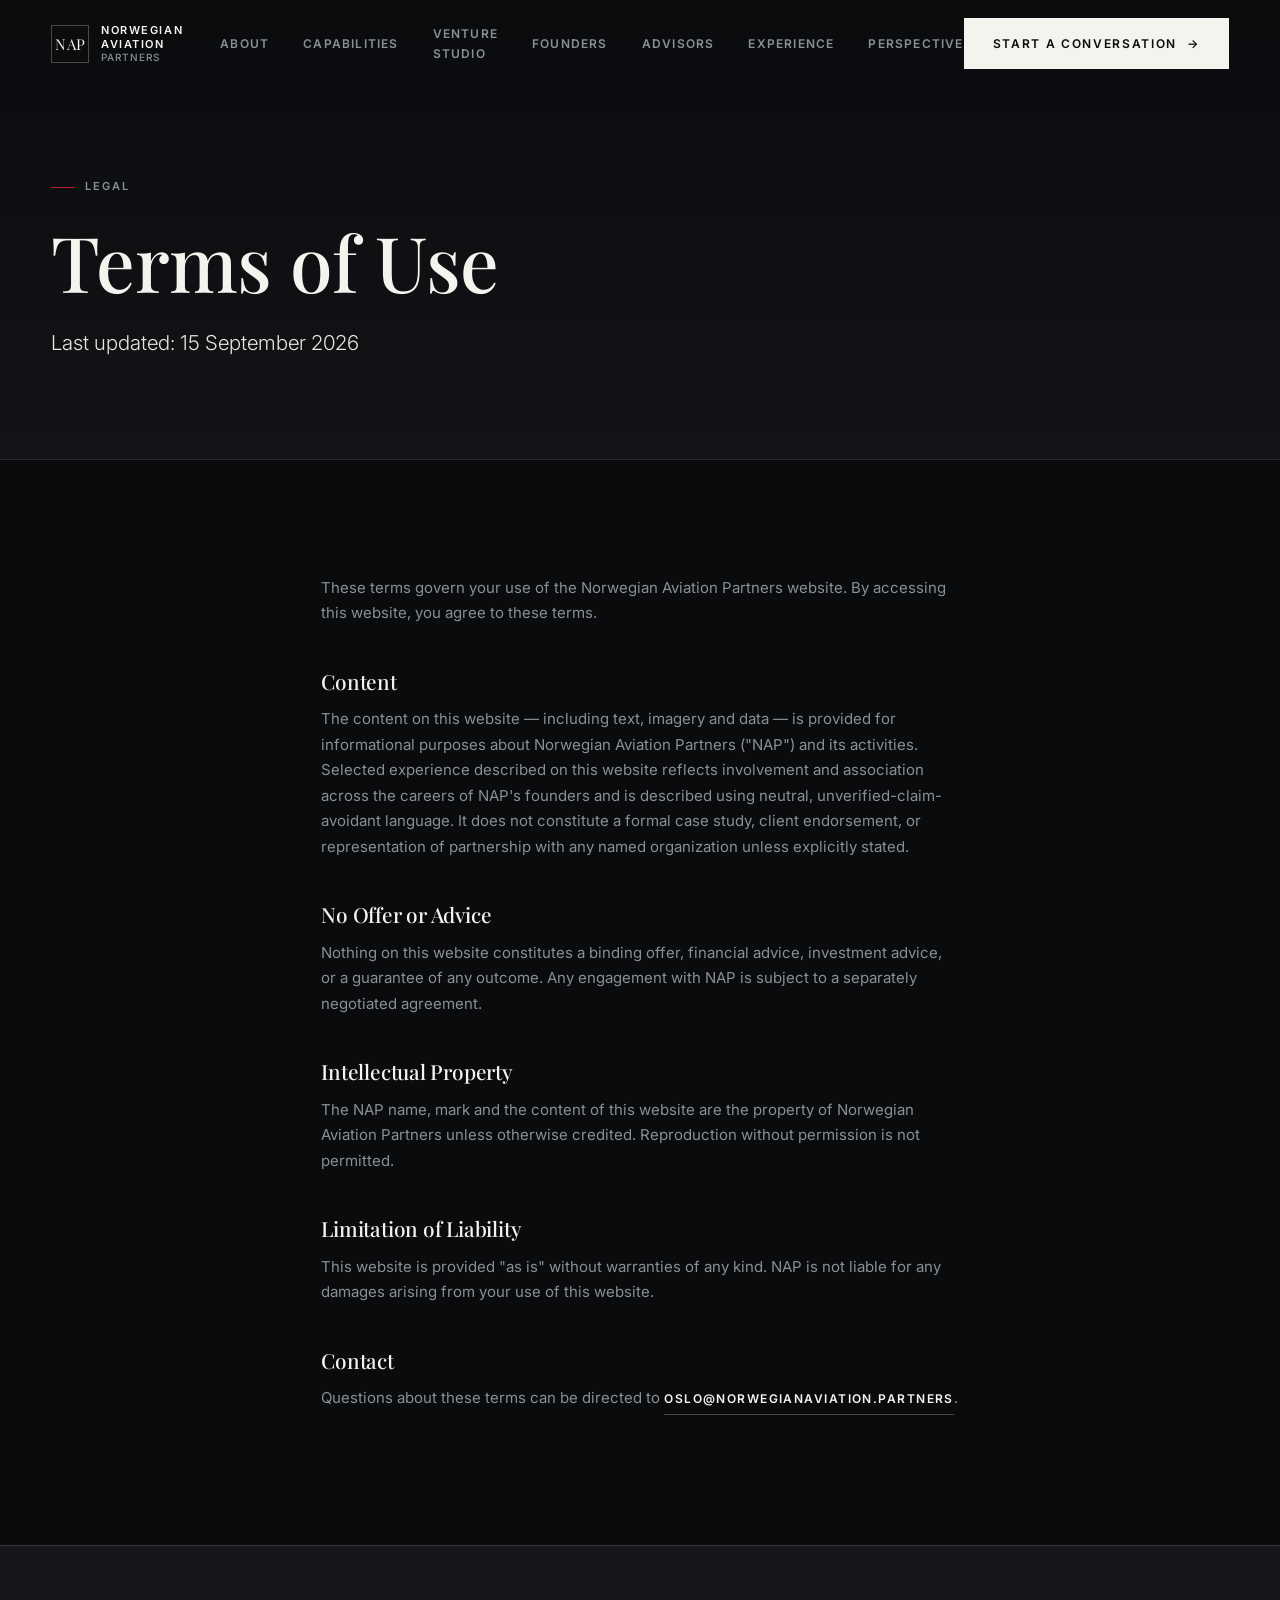
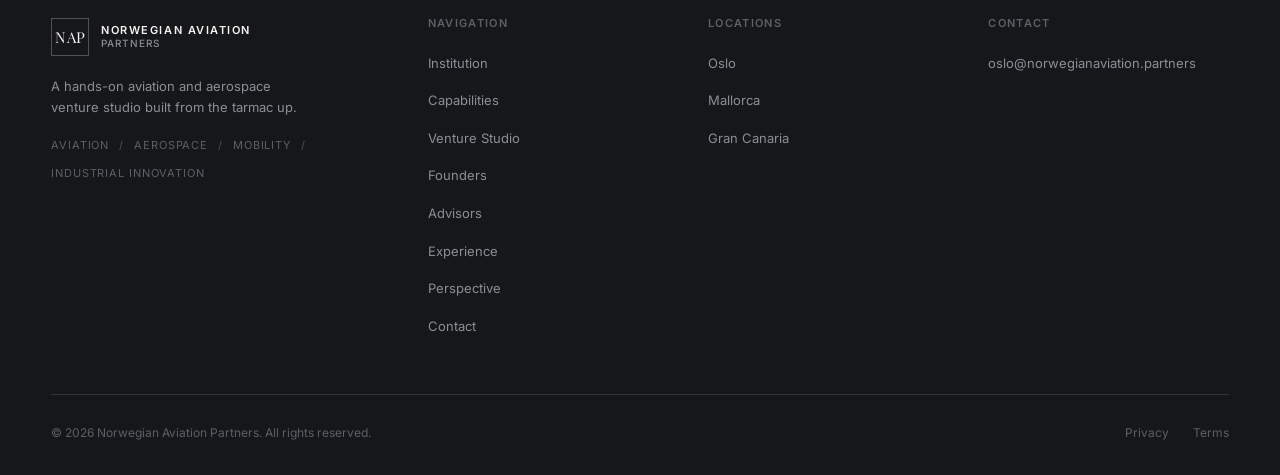
<file: terms.html>
<!doctype html>
<html lang="en">
<head>
<meta charset="UTF-8">
<meta name="viewport" content="width=device-width, initial-scale=1, viewport-fit=cover">
<title>Terms of Use | Norwegian Aviation Partners</title>
<meta name="description" content="Terms governing the use of the Norwegian Aviation Partners website.">
<link rel="canonical" href="https://www.norwegianaviation.partners/terms.html">
<meta name="robots" content="noindex,follow">
<meta property="og:type" content="website">
<meta property="og:title" content="Terms of Use | Norwegian Aviation Partners">
<meta property="og:description" content="Terms governing the use of the Norwegian Aviation Partners website.">
<meta property="og:url" content="https://www.norwegianaviation.partners/terms.html">
<meta property="og:image" content="https://www.norwegianaviation.partners/assets/images/og-cover.jpg">
<meta name="twitter:card" content="summary_large_image">
<meta name="twitter:image" content="https://www.norwegianaviation.partners/assets/images/og-cover.jpg">
<meta name="theme-color" content="#0A0B0D">
<link rel="icon" type="image/svg+xml" href="assets/icons/favicon.svg">
<link rel="icon" href="favicon.ico" sizes="any">
<link rel="icon" type="image/png" sizes="192x192" href="assets/icons/icon-192.png">
<link rel="apple-touch-icon" href="assets/icons/apple-touch-icon.png">
<link rel="manifest" href="site.webmanifest">
<link rel="stylesheet" href="assets/css/main.css">
<link rel="stylesheet" href="assets/css/responsive.css">
<style>
  .legal-body{max-width:74ch;}
  .legal-body h2{font-size:1.3rem;margin:44px 0 14px;}
  .legal-body p, .legal-body li{color:var(--text-dim);font-size:15px;line-height:1.7;}
  .legal-body ul{margin:0 0 1em 0;padding-left:20px;list-style:disc;}
  .legal-body li{margin-bottom:8px;}
</style>
</head>
<body>
<a class="skip-link" href="#main">Skip to content</a>

<header class="site-header">
  <div class="container">
    <a class="brand" href="index.html" aria-label="Norwegian Aviation Partners — Home">
      <span class="brand-mark" aria-hidden="true">NAP</span>
      <span class="brand-name">Norwegian Aviation<span>Partners</span></span>
    </a>
    <nav class="primary-nav" aria-label="Primary">
      <a href="about.html">About</a>
      <a href="capabilities.html">Capabilities</a>
      <a href="venture-studio.html">Venture Studio</a>
      <a href="founders.html">Founders</a>
      <a href="advisors.html">Advisors</a>
      <a href="experience.html">Experience</a>
      <a href="perspective.html">Perspective</a>
    </nav>
    <div class="header-actions">
      <a class="btn btn-primary header-cta" href="contact.html">Start a Conversation <span class="arrow">→</span></a>
      <button class="menu-toggle" aria-label="Open menu" aria-expanded="false" aria-controls="mobile-menu">
        <span></span><span></span><span></span>
      </button>
    </div>
  </div>
</header>

<div class="mobile-menu" id="mobile-menu">
  <nav aria-label="Mobile">
    <a href="index.html">Home</a>
    <a href="about.html">Institution</a>
    <a href="capabilities.html">Capabilities</a>
    <a href="venture-studio.html">Venture Studio</a>
    <a href="founders.html">Founders</a>
    <a href="advisors.html">Advisors</a>
    <a href="experience.html">Experience</a>
    <a href="perspective.html">Perspective</a>
    <a href="contact.html">Contact</a>
  </nav>
  <a class="btn btn-primary mobile-cta" href="contact.html">Start a Conversation</a>
  <div class="mobile-meta">Oslo · Mallorca · Gran Canaria</div>
</div>

<main id="main">
<section class="page-hero">
  <div class="container">
    <p class="eyebrow">Legal</p>
    <h1 class="display-1">Terms of Use</h1>
    <p class="lead">Last updated: 15 September 2026</p>
  </div>
</section>

<section class="section">
  <div class="container legal-body">
    <p>These terms govern your use of the Norwegian Aviation Partners website. By accessing this website, you agree to these terms.</p>

    <h2>Content</h2>
    <p>The content on this website — including text, imagery and data — is provided for informational purposes about Norwegian Aviation Partners ("NAP") and its activities. Selected experience described on this website reflects involvement and association across the careers of NAP's founders and is described using neutral, unverified-claim-avoidant language. It does not constitute a formal case study, client endorsement, or representation of partnership with any named organization unless explicitly stated.

    <h2>No Offer or Advice</h2>
    <p>Nothing on this website constitutes a binding offer, financial advice, investment advice, or a guarantee of any outcome. Any engagement with NAP is subject to a separately negotiated agreement.</p>

    <h2>Intellectual Property</h2>
    <p>The NAP name, mark and the content of this website are the property of Norwegian Aviation Partners unless otherwise credited. Reproduction without permission is not permitted.</p>

    <h2>Limitation of Liability</h2>
    <p>This website is provided "as is" without warranties of any kind. NAP is not liable for any damages arising from your use of this website.</p>

    <h2>Contact</h2>
    <p>Questions about these terms can be directed to <a class="text-link" href="mailto:oslo@norwegianaviation.partners">oslo@norwegianaviation.partners</a>.</p>
  </div>
</section>
</main>

<footer class="site-footer">
  <div class="container">
    <div class="footer-top">
      <div class="footer-brand">
        <a class="brand" href="index.html">
          <span class="brand-mark" aria-hidden="true">NAP</span>
          <span class="brand-name">Norwegian Aviation<span>Partners</span></span>
        </a>
        <p style="max-width:32ch;font-size:13px;">A hands-on aviation and aerospace venture studio built from the tarmac up.</p>
        <div class="footer-tagline"><span>Aviation</span><span>Aerospace</span><span>Mobility</span><span>Industrial Innovation</span></div>
      </div>
      <div class="footer-col"><h4>Navigation</h4><ul>
        <li><a href="about.html">Institution</a></li><li><a href="capabilities.html">Capabilities</a></li>
        <li><a href="venture-studio.html">Venture Studio</a></li><li><a href="founders.html">Founders</a></li>
        <li><a href="advisors.html">Advisors</a></li><li><a href="experience.html">Experience</a></li>
        <li><a href="perspective.html">Perspective</a></li><li><a href="contact.html">Contact</a></li>
      </ul></div>
      <div class="footer-col"><h4>Locations</h4><ul>
        <li><span class="plain">Oslo</span></li><li><span class="plain">Mallorca</span></li><li><span class="plain">Gran Canaria</span></li>
      </ul></div>
      <div class="footer-col"><h4>Contact</h4><ul><li><a href="mailto:oslo@norwegianaviation.partners">oslo@norwegianaviation.partners</a></li></ul></div>
    </div>
    <div class="footer-bottom">
      <span class="copyright">© 2026 Norwegian Aviation Partners. All rights reserved.</span>
      <div class="legal-links"><a href="privacy.html">Privacy</a><a href="terms.html">Terms</a></div>
    </div>
  </div>
</footer>

<button class="back-to-top" aria-label="Back to top">↑</button>
<script src="assets/js/navigation.js" defer></script>
<script src="assets/js/animations.js" defer></script>
<script src="assets/js/main.js" defer></script>
</body>
</html>
</file>
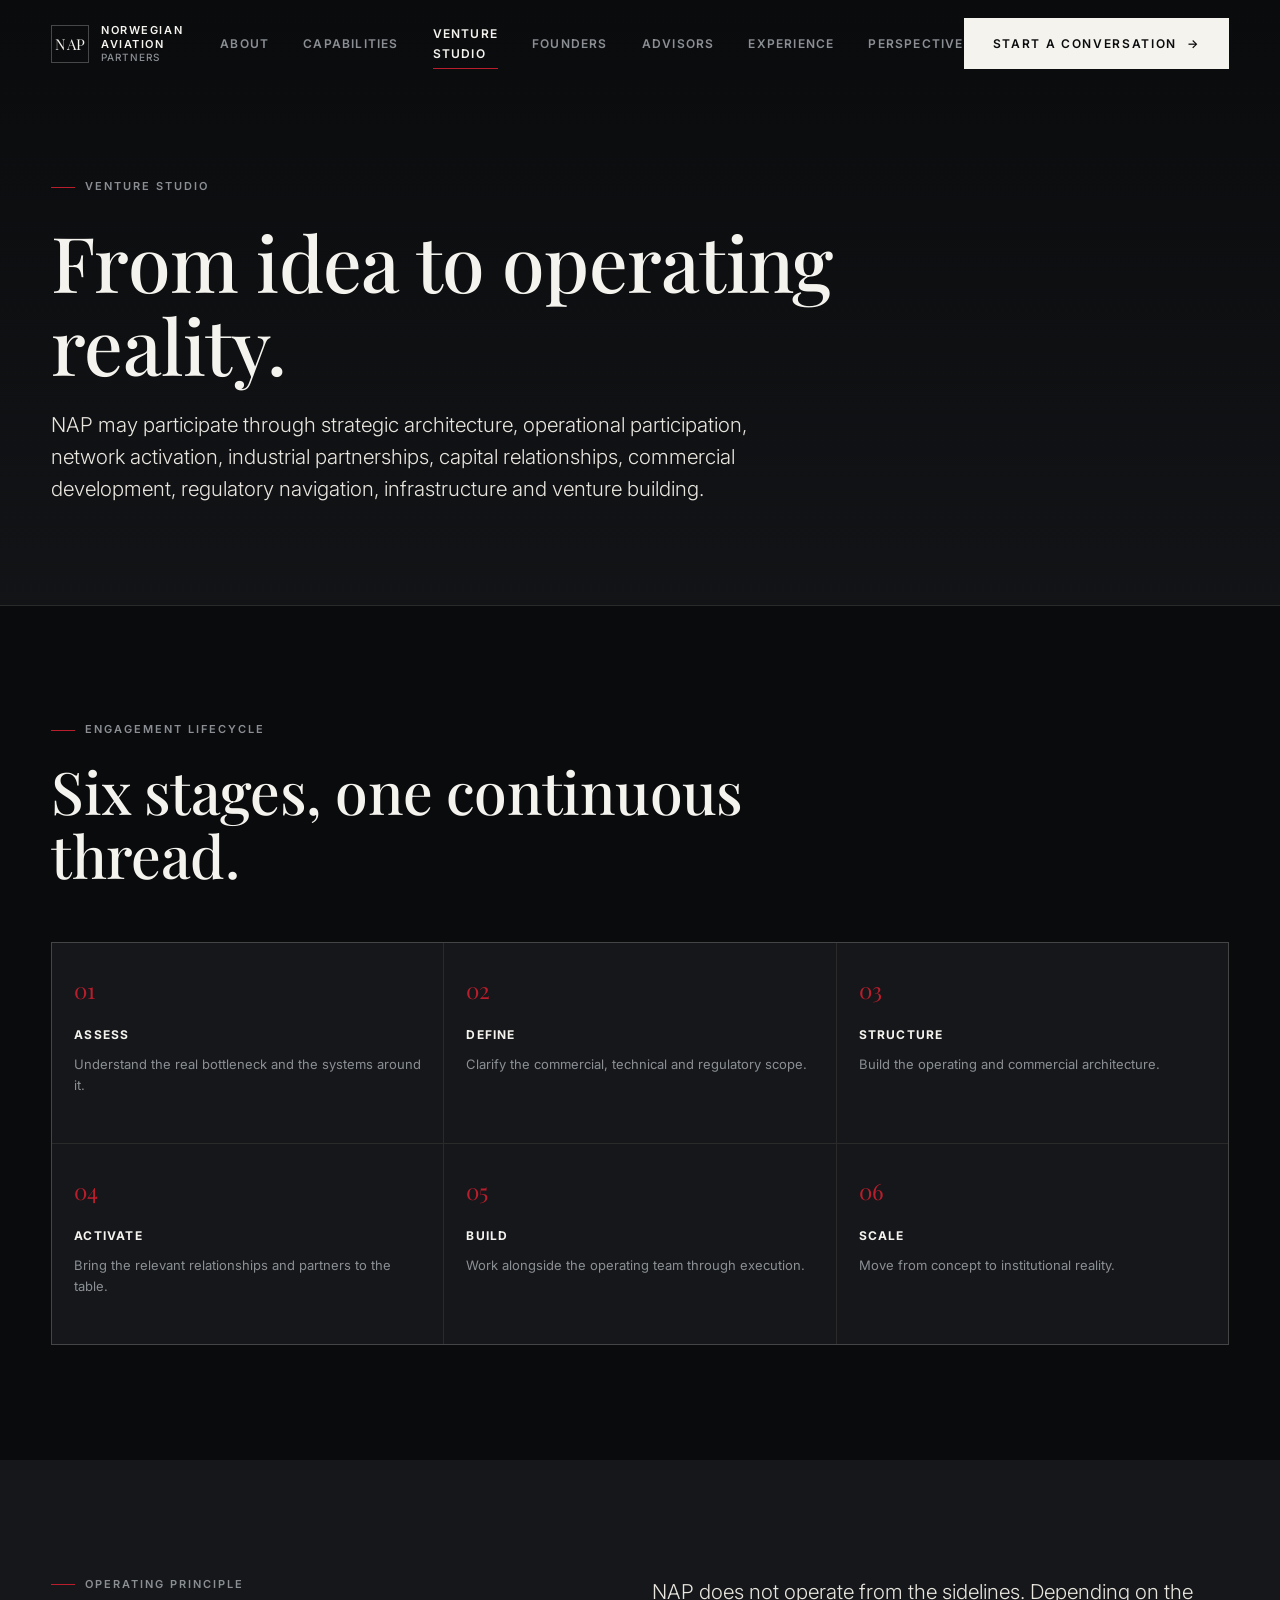
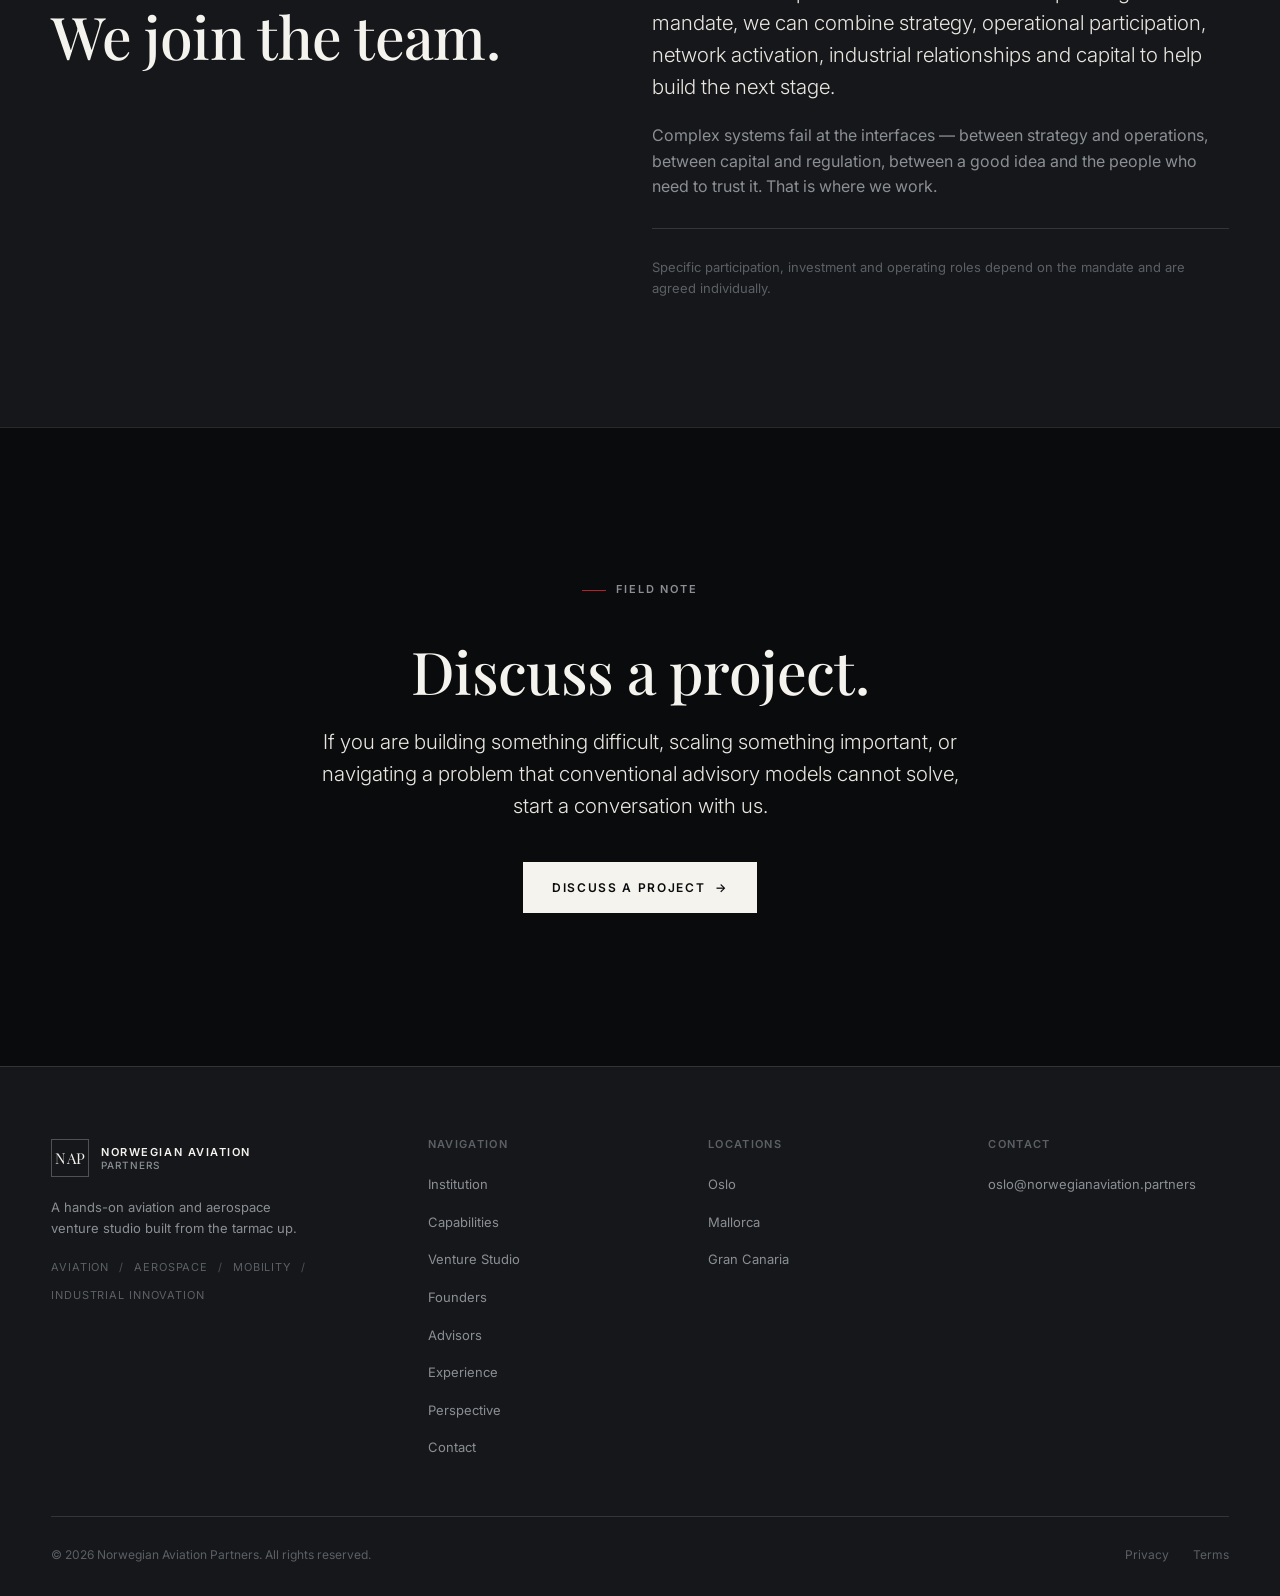
<file: venture-studio.html>
<!doctype html>
<html lang="en">
<head>
<meta charset="UTF-8">
<meta name="viewport" content="width=device-width, initial-scale=1, viewport-fit=cover">
<title>Venture Studio | Norwegian Aviation Partners</title>
<meta name="description" content="NAP operates as a hands-on venture studio — from strategic architecture and network activation to operational participation and scale.">
<link rel="canonical" href="https://www.norwegianaviation.partners/venture-studio.html">
<meta property="og:type" content="website">
<meta property="og:title" content="Venture Studio | Norwegian Aviation Partners">
<meta property="og:description" content="From idea to operating reality.">
<meta property="og:url" content="https://www.norwegianaviation.partners/venture-studio.html">
<meta property="og:image" content="https://www.norwegianaviation.partners/assets/images/og-cover.jpg">
<meta name="twitter:card" content="summary_large_image">
<meta name="twitter:image" content="https://www.norwegianaviation.partners/assets/images/og-cover.jpg">
<meta name="theme-color" content="#0A0B0D">
<link rel="icon" type="image/svg+xml" href="assets/icons/favicon.svg">
<link rel="icon" href="favicon.ico" sizes="any">
<link rel="icon" type="image/png" sizes="192x192" href="assets/icons/icon-192.png">
<link rel="apple-touch-icon" href="assets/icons/apple-touch-icon.png">
<link rel="manifest" href="site.webmanifest">
<link rel="stylesheet" href="assets/css/main.css">
<link rel="stylesheet" href="assets/css/responsive.css">
</head>
<body>
<a class="skip-link" href="#main">Skip to content</a>

<header class="site-header">
  <div class="container">
    <a class="brand" href="index.html" aria-label="Norwegian Aviation Partners — Home">
      <span class="brand-mark" aria-hidden="true">NAP</span>
      <span class="brand-name">Norwegian Aviation<span>Partners</span></span>
    </a>
    <nav class="primary-nav" aria-label="Primary">
      <a href="about.html">About</a>
      <a href="capabilities.html">Capabilities</a>
      <a href="venture-studio.html">Venture Studio</a>
      <a href="founders.html">Founders</a>
      <a href="advisors.html">Advisors</a>
      <a href="experience.html">Experience</a>
      <a href="perspective.html">Perspective</a>
    </nav>
    <div class="header-actions">
      <a class="btn btn-primary header-cta" href="contact.html">Start a Conversation <span class="arrow">→</span></a>
      <button class="menu-toggle" aria-label="Open menu" aria-expanded="false" aria-controls="mobile-menu">
        <span></span><span></span><span></span>
      </button>
    </div>
  </div>
</header>

<div class="mobile-menu" id="mobile-menu">
  <nav aria-label="Mobile">
    <a href="index.html">Home</a>
    <a href="about.html">Institution</a>
    <a href="capabilities.html">Capabilities</a>
    <a href="venture-studio.html">Venture Studio</a>
    <a href="founders.html">Founders</a>
    <a href="advisors.html">Advisors</a>
    <a href="experience.html">Experience</a>
    <a href="perspective.html">Perspective</a>
    <a href="contact.html">Contact</a>
  </nav>
  <a class="btn btn-primary mobile-cta" href="contact.html">Start a Conversation</a>
  <div class="mobile-meta">Oslo · Mallorca · Gran Canaria</div>
</div>

<main id="main">
<section class="page-hero">
  <div class="container">
    <p class="eyebrow">Venture Studio</p>
    <h1 class="display-1">From idea to operating reality.</h1>
    <p class="lead">NAP may participate through strategic architecture, operational participation, network activation, industrial partnerships, capital relationships, commercial development, regulatory navigation, infrastructure and venture building.</p>
  </div>
</section>

<section class="section">
  <div class="container">
    <div class="section-head reveal">
      <p class="eyebrow">Engagement Lifecycle</p>
      <h2 class="display-2">Six stages, one continuous thread.</h2>
    </div>
    <div class="process-strip reveal" style="grid-template-columns:repeat(3,1fr);">
      <div class="process-step"><div class="step-num">01</div><div class="step-title">Assess</div><p>Understand the real bottleneck and the systems around it.</p></div>
      <div class="process-step"><div class="step-num">02</div><div class="step-title">Define</div><p>Clarify the commercial, technical and regulatory scope.</p></div>
      <div class="process-step"><div class="step-num">03</div><div class="step-title">Structure</div><p>Build the operating and commercial architecture.</p></div>
      <div class="process-step"><div class="step-num">04</div><div class="step-title">Activate</div><p>Bring the relevant relationships and partners to the table.</p></div>
      <div class="process-step"><div class="step-num">05</div><div class="step-title">Build</div><p>Work alongside the operating team through execution.</p></div>
      <div class="process-step"><div class="step-num">06</div><div class="step-title">Scale</div><p>Move from concept to institutional reality.</p></div>
    </div>
  </div>
</section>

<section class="section section-alt">
  <div class="container grid-12">
    <div style="grid-column:1/6" class="reveal">
      <p class="eyebrow">Operating Principle</p>
      <h2 class="display-2">We join the team.</h2>
    </div>
    <div style="grid-column:7/13" class="reveal">
      <p class="lead">NAP does not operate from the sidelines. Depending on the mandate, we can combine strategy, operational participation, network activation, industrial relationships and capital to help build the next stage.</p>
      <p>Complex systems fail at the interfaces — between strategy and operations, between capital and regulation, between a good idea and the people who need to trust it. That is where we work.</p>
      <div class="rule" style="margin:28px 0;"></div>
      <p style="font-size:13px;color:var(--text-faint);">Specific participation, investment and operating roles depend on the mandate and are agreed individually.</p>
    </div>
  </div>
</section>

<section class="final-cta">
  <div class="container reveal">
    <p class="eyebrow">Field Note</p>
    <h2 class="display-2">Discuss a project.</h2>
    <p class="lead">If you are building something difficult, scaling something important, or navigating a problem that conventional advisory models cannot solve, start a conversation with us.</p>
    <div class="cta-buttons">
      <a class="btn btn-primary" href="contact.html">Discuss a Project <span class="arrow">→</span></a>
    </div>
  </div>
</section>
</main>

<footer class="site-footer">
  <div class="container">
    <div class="footer-top">
      <div class="footer-brand">
        <a class="brand" href="index.html">
          <span class="brand-mark" aria-hidden="true">NAP</span>
          <span class="brand-name">Norwegian Aviation<span>Partners</span></span>
        </a>
        <p style="max-width:32ch;font-size:13px;">A hands-on aviation and aerospace venture studio built from the tarmac up.</p>
        <div class="footer-tagline"><span>Aviation</span><span>Aerospace</span><span>Mobility</span><span>Industrial Innovation</span></div>
      </div>
      <div class="footer-col"><h4>Navigation</h4><ul>
        <li><a href="about.html">Institution</a></li><li><a href="capabilities.html">Capabilities</a></li>
        <li><a href="venture-studio.html">Venture Studio</a></li><li><a href="founders.html">Founders</a></li>
        <li><a href="advisors.html">Advisors</a></li><li><a href="experience.html">Experience</a></li>
        <li><a href="perspective.html">Perspective</a></li><li><a href="contact.html">Contact</a></li>
      </ul></div>
      <div class="footer-col"><h4>Locations</h4><ul>
        <li><span class="plain">Oslo</span></li><li><span class="plain">Mallorca</span></li><li><span class="plain">Gran Canaria</span></li>
      </ul></div>
      <div class="footer-col"><h4>Contact</h4><ul><li><a href="mailto:oslo@norwegianaviation.partners">oslo@norwegianaviation.partners</a></li></ul></div>
    </div>
    <div class="footer-bottom">
      <span class="copyright">© 2026 Norwegian Aviation Partners. All rights reserved.</span>
      <div class="legal-links"><a href="privacy.html">Privacy</a><a href="terms.html">Terms</a></div>
    </div>
  </div>
</footer>

<button class="back-to-top" aria-label="Back to top">↑</button>
<script src="assets/js/navigation.js" defer></script>
<script src="assets/js/animations.js" defer></script>
<script src="assets/js/main.js" defer></script>
</body>
</html>
</file>
<file: assets/css/main.css>
/* ==========================================================================
   NORWEGIAN AVIATION PARTNERS — MAIN STYLESHEET
   Scandinavian Aerospace Editorial system. Dark theme by default.
   ========================================================================== */

@import url('https://fonts.googleapis.com/css2?family=Playfair+Display:ital,wght@0,400;0,500;0,600;0,700;1,400&family=Inter:wght@300;400;500;600;700&display=swap');

:root{
  /* palette */
  --near-black:#0A0B0D;
  --charcoal:#15171A;
  --charcoal-2:#1C1F23;
  --ivory:#E9E6DF;
  --off-white:#F5F3EE;
  --steel:#8B8F94;
  --steel-dim:#5C6065;
  --red:#BA1E2D;
  --line:rgba(233,230,223,0.14);
  --line-strong:rgba(233,230,223,0.28);

  --bg:var(--near-black);
  --bg-alt:var(--charcoal);
  --text:var(--ivory);
  --text-dim:var(--steel);
  --text-faint:var(--steel-dim);

  --font-serif:'Playfair Display', Georgia, 'Times New Roman', serif;
  --font-sans:'Inter', -apple-system, BlinkMacSystemFont, 'Segoe UI', sans-serif;

  --header-h:88px;
  --max-w:1440px;
  --gutter:clamp(20px, 4vw, 64px);

  --ease:cubic-bezier(.16,.84,.44,1);
}

*,*::before,*::after{box-sizing:border-box;}
html{scroll-behavior:smooth;-webkit-text-size-adjust:100%;}
@media (prefers-reduced-motion: reduce){
  html{scroll-behavior:auto;}
  *,*::before,*::after{animation-duration:0.001ms !important;animation-iteration-count:1 !important;transition-duration:0.001ms !important;scroll-behavior:auto !important;}
}

body{
  margin:0;
  background:var(--bg);
  color:var(--text);
  font-family:var(--font-sans);
  font-size:16px;
  line-height:1.6;
  font-weight:400;
  -webkit-font-smoothing:antialiased;
  overflow-x:hidden;
}

img{max-width:100%;display:block;}
a{color:inherit;text-decoration:none;}
ul{list-style:none;margin:0;padding:0;}
button{font-family:inherit;}
input,textarea,select{font-family:inherit;}

::selection{background:var(--red);color:var(--off-white);}

:focus-visible{outline:2px solid var(--red);outline-offset:3px;}

.container{
  max-width:var(--max-w);
  margin:0 auto;
  padding-left:var(--gutter);
  padding-right:var(--gutter);
}

.grid-12{display:grid;grid-template-columns:repeat(12,1fr);gap:24px;}

section{position:relative;}

.sr-only{
  position:absolute;width:1px;height:1px;padding:0;margin:-1px;overflow:hidden;
  clip:rect(0,0,0,0);white-space:nowrap;border:0;
}

.skip-link{
  position:absolute;top:-60px;left:16px;background:var(--red);color:var(--off-white);
  padding:12px 20px;z-index:1000;transition:top .2s var(--ease);font-size:13px;
  letter-spacing:.08em;text-transform:uppercase;
}
.skip-link:focus{top:16px;}

/* ---------------- Typography ---------------- */
h1,h2,h3,h4{
  font-family:var(--font-serif);
  font-weight:500;
  line-height:1.08;
  margin:0;
  color:var(--off-white);
  letter-spacing:-0.01em;
}

.eyebrow, .label, .meta-label{
  font-family:var(--font-sans);
  font-size:11px;
  letter-spacing:.18em;
  text-transform:uppercase;
  color:var(--text-dim);
  font-weight:600;
}

.eyebrow::before{
  content:'';
  display:inline-block;
  width:24px;
  height:1px;
  background:var(--red);
  margin-right:10px;
  vertical-align:middle;
}

.display-1{font-size:clamp(2.6rem,6vw,5.6rem);}
.display-2{font-size:clamp(2.1rem,4.6vw,3.9rem);}
.display-3{font-size:clamp(1.7rem,3.2vw,2.7rem);}
.h4{font-size:clamp(1.1rem,1.6vw,1.4rem);}

p{margin:0 0 1em 0;color:var(--text-dim);}
p.lead{font-size:clamp(1.05rem,1.6vw,1.3rem);color:var(--ivory);line-height:1.55;font-weight:300;}

.rule{
  height:1px;
  width:100%;
  background:var(--line);
  border:0;
  margin:0;
}

.rule-strong{background:var(--line-strong);}

/* ---------------- Buttons ---------------- */
.btn{
  display:inline-flex;
  align-items:center;
  gap:10px;
  padding:15px 28px;
  font-size:12px;
  letter-spacing:.14em;
  text-transform:uppercase;
  font-weight:600;
  border:1px solid var(--line-strong);
  background:transparent;
  color:var(--off-white);
  cursor:pointer;
  transition:border-color .3s var(--ease), background .3s var(--ease), color .3s var(--ease);
  white-space:nowrap;
  min-height:48px;
}
.btn:hover{border-color:var(--off-white);}
.btn-primary{
  background:var(--off-white);
  color:var(--near-black);
  border-color:var(--off-white);
}
.btn-primary:hover{background:var(--red);border-color:var(--red);color:var(--off-white);}
.btn-red{background:var(--red);border-color:var(--red);color:var(--off-white);}
.btn-red:hover{background:transparent;color:var(--off-white);}
.btn .arrow{transition:transform .3s var(--ease);}
.btn:hover .arrow{transform:translateX(4px);}

.text-link{
  display:inline-flex;
  align-items:center;
  gap:8px;
  font-size:12px;
  letter-spacing:.12em;
  text-transform:uppercase;
  font-weight:600;
  color:var(--off-white);
  border-bottom:1px solid var(--line-strong);
  padding-bottom:4px;
  transition:border-color .3s var(--ease), color .3s var(--ease);
}
.text-link:hover{border-color:var(--red);color:var(--red);}

/* ---------------- Header ---------------- */
.site-header{
  position:fixed;
  top:0;left:0;right:0;
  z-index:900;
  height:var(--header-h);
  display:flex;
  align-items:center;
  background:transparent;
  border-bottom:1px solid transparent;
  transition:background .4s var(--ease), border-color .4s var(--ease), height .3s var(--ease);
}
.site-header.is-solid{
  background:rgba(10,11,13,0.92);
  backdrop-filter:blur(10px);
  border-bottom:1px solid var(--line);
}
.site-header .container{
  display:flex;
  align-items:center;
  justify-content:space-between;
  width:100%;
}

.brand{display:flex;align-items:center;gap:12px;}
.brand-mark{
  width:38px;height:38px;
  border:1px solid var(--line-strong);
  display:flex;align-items:center;justify-content:center;
  font-family:var(--font-serif);
  font-size:15px;
  letter-spacing:.02em;
  color:var(--off-white);
  flex:0 0 auto;
}
.brand-name{
  font-size:11px;
  letter-spacing:.14em;
  text-transform:uppercase;
  font-weight:600;
  color:var(--off-white);
  line-height:1.3;
}
.brand-name span{display:block;color:var(--text-dim);font-weight:500;font-size:10px;letter-spacing:.1em;}

.primary-nav{display:flex;align-items:center;gap:34px;}
.primary-nav a{
  font-size:12px;
  letter-spacing:.1em;
  text-transform:uppercase;
  font-weight:600;
  color:var(--text-dim);
  position:relative;
  padding:6px 0;
  transition:color .25s var(--ease);
}
.primary-nav a:hover, .primary-nav a.is-active{color:var(--off-white);}
.primary-nav a.is-active::after{
  content:'';
  position:absolute;left:0;right:0;bottom:0;
  height:1px;background:var(--red);
}

.header-actions{display:flex;align-items:center;gap:24px;}
.header-cta{display:inline-flex;}
.menu-toggle{
  display:none;
  flex-direction:column;
  gap:5px;
  width:26px;
  background:none;
  border:0;
  cursor:pointer;
  padding:8px 0;
}
.menu-toggle span{display:block;width:100%;height:1px;background:var(--off-white);transition:transform .3s var(--ease), opacity .3s var(--ease);}
.menu-toggle[aria-expanded="true"] span:nth-child(1){transform:translateY(6px) rotate(45deg);}
.menu-toggle[aria-expanded="true"] span:nth-child(2){opacity:0;}
.menu-toggle[aria-expanded="true"] span:nth-child(3){transform:translateY(-6px) rotate(-45deg);}

/* Mobile full-screen menu */
.mobile-menu{
  position:fixed;inset:0;
  background:var(--near-black);
  z-index:950;
  display:flex;
  flex-direction:column;
  padding:calc(var(--header-h) + 20px) var(--gutter) 40px;
  transform:translateY(-100%);
  transition:transform .45s var(--ease);
  overflow-y:auto;
}
.mobile-menu.is-open{transform:translateY(0);}
.mobile-menu nav{display:flex;flex-direction:column;gap:4px;margin-bottom:40px;}
.mobile-menu nav a{
  font-family:var(--font-serif);
  font-size:clamp(1.6rem,7vw,2.2rem);
  padding:14px 0;
  border-bottom:1px solid var(--line);
  color:var(--off-white);
}
.mobile-menu .mobile-cta{margin-top:auto;}
.mobile-menu .mobile-meta{margin-top:32px;color:var(--text-faint);font-size:12px;letter-spacing:.08em;text-transform:uppercase;}

body.menu-open{overflow:hidden;}

/* ---------------- Hero ---------------- */
.hero{
  min-height:100svh;
  display:flex;
  align-items:flex-end;
  position:relative;
  overflow:hidden;
  background:var(--near-black);
}
.hero-media{
  position:absolute;inset:0;
  z-index:0;
}
.hero-media img{
  width:100%;height:100%;object-fit:cover;
  filter:grayscale(.15) brightness(.62);
}
.hero-media::after{
  content:'';
  position:absolute;inset:0;
  background:linear-gradient(180deg, rgba(10,11,13,.35) 0%, rgba(10,11,13,.15) 35%, rgba(10,11,13,.85) 100%);
}
.hero-content{
  position:relative;z-index:1;
  width:100%;
  padding-bottom:clamp(48px,8vh,96px);
  padding-top:calc(var(--header-h) + 40px);
}
.hero-headline{
  font-size:clamp(2.4rem,6.4vw,5.8rem);
  color:var(--off-white);
  max-width:16ch;
  margin-bottom:28px;
}
.hero-sub{
  max-width:44ch;
  font-size:clamp(1rem,1.6vw,1.2rem);
  color:var(--ivory);
  font-weight:300;
  margin-bottom:36px;
}
.hero-ctas{display:flex;flex-wrap:wrap;gap:16px;margin-bottom:56px;}
.hero-meta{
  display:flex;
  flex-wrap:wrap;
  gap:48px;
  padding-top:28px;
  border-top:1px solid var(--line);
}
.hero-meta-group span{display:block;}
.hero-meta-group .meta-title{font-size:11px;letter-spacing:.16em;text-transform:uppercase;color:var(--text-faint);margin-bottom:10px;}
.hero-meta-group .meta-items{font-size:13px;letter-spacing:.06em;color:var(--ivory);display:flex;flex-direction:column;gap:6px;}

/* ---------------- Page hero (interior pages) ---------------- */
.page-hero{
  padding-top:calc(var(--header-h) + 90px);
  padding-bottom:80px;
  border-bottom:1px solid var(--line);
  background:linear-gradient(180deg, var(--near-black) 0%, var(--charcoal) 140%);
}
.page-hero .eyebrow{margin-bottom:24px;}
.page-hero h1{max-width:20ch;}
.page-hero p.lead{margin-top:24px;max-width:60ch;}

/* ---------------- Sections ---------------- */
.section{padding:clamp(64px,9vw,140px) 0;}
.section-alt{background:var(--charcoal);}
.section-head{max-width:820px;margin-bottom:56px;}
.section-head .eyebrow{margin-bottom:20px;}
.section-head p.lead{margin-top:20px;}
.section-foot{margin-top:56px;padding-top:32px;border-top:1px solid var(--line);display:flex;justify-content:space-between;align-items:center;flex-wrap:wrap;gap:20px;}

/* ---------------- Two column comparison ---------------- */
.compare{display:grid;grid-template-columns:1fr 1fr;gap:1px;background:var(--line);border:1px solid var(--line);margin-bottom:48px;}
.compare-col{background:var(--near-black);padding:40px clamp(24px,4vw,48px);}
.compare-col.is-nap{background:var(--charcoal);}
.compare-col .col-title{font-size:12px;letter-spacing:.14em;text-transform:uppercase;font-weight:700;color:var(--text-faint);margin-bottom:28px;}
.compare-col.is-nap .col-title{color:var(--red);}
.compare-col ul{display:flex;flex-direction:column;gap:14px;}
.compare-col li{
  font-family:var(--font-serif);
  font-size:clamp(1rem,1.6vw,1.25rem);
  color:var(--ivory);
  padding-bottom:14px;
  border-bottom:1px solid var(--line);
}
.compare-statement{font-family:var(--font-serif);font-size:clamp(1.4rem,2.6vw,2.1rem);color:var(--off-white);max-width:20ch;}

/* ---------------- Founder / profile panels ---------------- */
.profile-grid{display:grid;grid-template-columns:1fr 1fr;gap:32px;}
.profile-panel{border:1px solid var(--line);background:var(--charcoal);}
.profile-media{aspect-ratio:4/5;overflow:hidden;}
.profile-media img{width:100%;height:100%;object-fit:cover;}
.profile-body{padding:32px clamp(20px,3vw,36px) 36px;}
.profile-body .name{font-family:var(--font-serif);font-size:clamp(1.4rem,2.2vw,1.9rem);color:var(--off-white);margin-bottom:6px;}
.profile-body .role{font-size:11px;letter-spacing:.14em;text-transform:uppercase;color:var(--red);margin-bottom:20px;font-weight:700;}
.tag-row{display:flex;flex-wrap:wrap;gap:8px;}
.tag{
  font-size:11px;letter-spacing:.06em;text-transform:uppercase;
  border:1px solid var(--line-strong);
  padding:7px 12px;
  color:var(--text-dim);
}

/* ---------------- Chapters (market change) ---------------- */
.chapter{
  display:grid;
  grid-template-columns:120px 1fr;
  gap:32px;
  padding:40px 0;
  border-top:1px solid var(--line);
}
.chapter:last-child{border-bottom:1px solid var(--line);}
.chapter-num{font-family:var(--font-serif);font-size:clamp(2.2rem,4vw,3.4rem);color:var(--steel-dim);}
.chapter-title{font-size:clamp(1.2rem,2vw,1.6rem);margin-bottom:14px;}
.chapter-body{max-width:64ch;}

/* ---------------- Capability cards ---------------- */
.cap-grid{display:grid;grid-template-columns:repeat(3,1fr);gap:1px;background:var(--line);border:1px solid var(--line);}
.cap-card{background:var(--near-black);padding:36px clamp(20px,2.4vw,32px);display:flex;flex-direction:column;min-height:340px;}
.cap-card .cap-num{font-family:var(--font-serif);color:var(--steel-dim);font-size:1.6rem;margin-bottom:20px;}
.cap-card h3{font-size:clamp(1.1rem,1.6vw,1.3rem);margin-bottom:18px;}
.cap-card ul{margin-bottom:24px;flex:1;}
.cap-card li{
  font-size:13px;color:var(--text-dim);padding:7px 0;border-top:1px solid var(--line);
}
.cap-card li:first-child{border-top:0;}

/* ---------------- Process / lifecycle timeline ---------------- */
.process-strip{
  display:grid;
  grid-template-columns:repeat(4,1fr);
  gap:1px;
  background:var(--line);
  border:1px solid var(--line);
}
.process-step{background:var(--charcoal);padding:30px 22px;min-height:200px;display:flex;flex-direction:column;}
.process-step .step-num{font-family:var(--font-serif);font-size:1.4rem;color:var(--red);margin-bottom:16px;}
.process-step .step-title{font-size:12px;letter-spacing:.1em;text-transform:uppercase;font-weight:700;color:var(--off-white);margin-bottom:10px;}
.process-step p{font-size:13px;margin:0;}

/* ---------------- Global map ---------------- */
.map-wrap{position:relative;border:1px solid var(--line);background:var(--charcoal);padding:clamp(24px,4vw,56px);}
.map-svg{width:100%;height:auto;display:block;}
.map-svg .grid-line{stroke:var(--line);stroke-width:0.5;fill:none;}
.map-svg .connection{stroke:var(--red);stroke-width:1;fill:none;stroke-dasharray:4 4;opacity:.55;}
.map-svg .node{fill:var(--off-white);}
.map-svg .node.office{fill:var(--red);}
.map-svg text.node-label{fill:var(--text-dim);font-size:10px;letter-spacing:.06em;font-family:var(--font-sans);text-transform:uppercase;}
.map-legend{display:flex;gap:32px;margin-top:28px;flex-wrap:wrap;}
.map-legend .legend-item{display:flex;align-items:center;gap:10px;font-size:11px;letter-spacing:.08em;text-transform:uppercase;color:var(--text-dim);}
.legend-dot{width:8px;height:8px;border-radius:50%;background:var(--off-white);}
.legend-dot.office{background:var(--red);}
.legend-dot.network{background:var(--steel);}
.legend-dot.exp{background:var(--ivory);opacity:.5;}

.location-grid{display:grid;grid-template-columns:repeat(3,1fr);gap:1px;background:var(--line);border:1px solid var(--line);margin-top:1px;}
.location-card{background:var(--near-black);padding:28px 26px;}
.location-card .loc-name{font-family:var(--font-serif);font-size:1.3rem;color:var(--off-white);margin-bottom:6px;}
.location-card .loc-role{font-size:12px;color:var(--text-dim);}

/* ---------------- Timeline (experience) ---------------- */
.timeline{border-top:1px solid var(--line);}
.timeline-item{
  display:grid;
  grid-template-columns:200px 1fr;
  gap:32px;
  padding:36px 0;
  border-bottom:1px solid var(--line);
}
.timeline-item .domain-tag{font-size:11px;letter-spacing:.12em;text-transform:uppercase;color:var(--red);font-weight:700;}
.timeline-item .project-title{font-size:clamp(1.1rem,1.8vw,1.4rem);margin:10px 0 12px;}
.timeline-meta{display:flex;flex-wrap:wrap;gap:20px;margin-top:16px;}
.timeline-meta div{font-size:12px;color:var(--text-faint);}
.timeline-meta strong{display:block;color:var(--text-dim);font-size:10px;letter-spacing:.1em;text-transform:uppercase;margin-bottom:4px;font-weight:600;}

/* stat numbers */
.stat-row{display:grid;grid-template-columns:repeat(4,1fr);gap:1px;background:var(--line);border:1px solid var(--line);margin:56px 0;}
.stat{background:var(--charcoal);padding:32px 24px;text-align:left;}
.stat .stat-num{font-family:var(--font-serif);font-size:clamp(1.8rem,3.4vw,2.6rem);color:var(--off-white);}
.stat .stat-label{font-size:11px;letter-spacing:.08em;text-transform:uppercase;color:var(--text-dim);margin-top:8px;}

/* ---------------- Advisors ---------------- */
.advisor-grid{display:grid;grid-template-columns:repeat(3,1fr);gap:1px;background:var(--line);border:1px solid var(--line);}
.advisor-card{background:var(--near-black);padding:32px 26px;min-height:220px;display:flex;flex-direction:column;justify-content:center;}
.advisor-card.is-coming{align-items:center;text-align:center;color:var(--text-faint);}
.advisor-card .advisor-name{font-family:var(--font-serif);font-size:1.3rem;color:var(--off-white);margin-bottom:8px;}
.advisor-card .advisor-role{font-size:11px;letter-spacing:.1em;text-transform:uppercase;color:var(--red);margin-bottom:16px;font-weight:700;}

/* ---------------- Article cards ---------------- */
.article-grid{display:grid;grid-template-columns:repeat(3,1fr);gap:1px;background:var(--line);border:1px solid var(--line);}
.article-card{background:var(--near-black);padding:30px 26px;display:flex;flex-direction:column;min-height:280px;}
.article-card .article-cat{font-size:11px;letter-spacing:.1em;text-transform:uppercase;color:var(--red);font-weight:700;margin-bottom:16px;}
.article-card h3{font-size:1.15rem;margin-bottom:14px;}
.article-card p{font-size:13px;flex:1;}
.article-card .article-meta{display:flex;justify-content:space-between;align-items:center;margin-top:16px;font-size:11px;color:var(--text-faint);letter-spacing:.06em;text-transform:uppercase;}

/* ---------------- Final CTA ---------------- */
.final-cta{
  background:var(--near-black);
  padding:clamp(80px,12vw,160px) 0;
  text-align:center;
  border-top:1px solid var(--line);
}
.final-cta h2{max-width:22ch;margin:0 auto 24px;}
.final-cta p{max-width:56ch;margin:0 auto 40px;}
.final-cta .cta-buttons{display:flex;justify-content:center;gap:18px;flex-wrap:wrap;}

.closing-statement{
  padding:clamp(60px,10vw,120px) 0;
  text-align:center;
  border-top:1px solid var(--line);
}
.closing-statement .lines{font-family:var(--font-serif);font-size:clamp(1.6rem,3.6vw,2.8rem);color:var(--off-white);line-height:1.4;margin-bottom:20px;}
.closing-statement .brandline{font-size:12px;letter-spacing:.2em;text-transform:uppercase;color:var(--text-dim);margin-bottom:36px;}

/* ---------------- Philosophy / atmospheric ---------------- */
.philosophy{position:relative;min-height:70vh;display:flex;align-items:center;overflow:hidden;}
.philosophy-media{position:absolute;inset:0;z-index:0;}
.philosophy-media img{width:100%;height:100%;object-fit:cover;filter:grayscale(.2) brightness(.5);}
.philosophy-media::after{content:'';position:absolute;inset:0;background:linear-gradient(90deg, rgba(10,11,13,.9) 10%, rgba(10,11,13,.35) 80%);}
.philosophy-content{position:relative;z-index:1;max-width:640px;}
.philosophy-content .lead{margin-bottom:20px;}

/* ---------------- Footer ---------------- */
.site-footer{background:var(--charcoal);border-top:1px solid var(--line);padding:72px 0 32px;}
.footer-top{display:grid;grid-template-columns:1.4fr 1fr 1fr 1fr;gap:40px;padding-bottom:56px;border-bottom:1px solid var(--line);}
.footer-brand .brand{margin-bottom:20px;}
.footer-tagline{display:flex;flex-wrap:wrap;gap:10px;margin-top:20px;}
.footer-tagline span{font-size:11px;letter-spacing:.08em;text-transform:uppercase;color:var(--text-faint);}
.footer-tagline span:not(:last-child)::after{content:'/';margin-left:10px;color:var(--line-strong);}
.footer-col h4{font-size:11px;letter-spacing:.12em;text-transform:uppercase;color:var(--text-faint);margin-bottom:20px;font-weight:600;font-family:var(--font-sans);}
.footer-col ul{display:flex;flex-direction:column;gap:12px;}
.footer-col a, .footer-col span.plain{font-size:13px;color:var(--text-dim);transition:color .25s var(--ease);}
.footer-col a:hover{color:var(--off-white);}
.footer-bottom{display:flex;justify-content:space-between;align-items:center;padding-top:28px;flex-wrap:wrap;gap:16px;}
.footer-bottom .legal-links{display:flex;gap:24px;}
.footer-bottom .legal-links a{font-size:12px;color:var(--text-faint);}
.footer-bottom .copyright{font-size:12px;color:var(--text-faint);}

/* ---------------- Back to top ---------------- */
.back-to-top{
  position:fixed;
  right:24px;bottom:24px;
  width:48px;height:48px;
  border:1px solid var(--line-strong);
  background:rgba(21,23,26,.9);
  backdrop-filter:blur(6px);
  color:var(--off-white);
  display:flex;align-items:center;justify-content:center;
  cursor:pointer;
  opacity:0;visibility:hidden;
  transform:translateY(8px);
  transition:opacity .3s var(--ease), transform .3s var(--ease), border-color .3s var(--ease);
  z-index:600;
}
.back-to-top.is-visible{opacity:1;visibility:visible;transform:translateY(0);}
.back-to-top:hover{border-color:var(--red);color:var(--red);}

/* ---------------- Reveal animation base ---------------- */
.reveal{opacity:0;transform:translateY(24px);transition:opacity .8s var(--ease), transform .8s var(--ease);}
.reveal.is-visible{opacity:1;transform:translateY(0);}
@media (prefers-reduced-motion: reduce){
  .reveal{opacity:1;transform:none;transition:none;}
}

/* ---------------- Contact form ---------------- */
.form-grid{display:grid;grid-template-columns:1fr 1fr;gap:24px;}
.field{display:flex;flex-direction:column;gap:10px;margin-bottom:24px;}
.field.full{grid-column:1/-1;}
.field label{font-size:11px;letter-spacing:.1em;text-transform:uppercase;color:var(--text-dim);font-weight:600;}
.field input, .field select, .field textarea{
  background:transparent;
  border:1px solid var(--line-strong);
  color:var(--off-white);
  padding:14px 16px;
  font-size:14px;
  transition:border-color .25s var(--ease);
}
.field input:focus, .field select:focus, .field textarea:focus{border-color:var(--red);outline:none;}
.field textarea{resize:vertical;min-height:140px;}
.field.has-error input, .field.has-error select, .field.has-error textarea{border-color:var(--red);}
.field-error{font-size:12px;color:var(--red);min-height:16px;}
.form-status{margin-top:24px;font-size:13px;padding:16px 18px;border:1px solid var(--line-strong);display:none;}
.form-status.is-success{display:block;border-color:#3d7a4f;color:#8fd6a4;}
.form-status.is-error{display:block;border-color:var(--red);color:#ff9aa2;}
select{
  appearance:none;
  -webkit-appearance:none;
  background-image:url("data:image/svg+xml,%3Csvg xmlns='http://www.w3.org/2000/svg' width='10' height='6'%3E%3Cpath d='M0 0l5 6 5-6z' fill='%238B8F94'/%3E%3C/svg%3E");
  background-repeat:no-repeat;
  background-position:right 16px center;
}

.contact-info{display:grid;grid-template-columns:repeat(3,1fr);gap:1px;background:var(--line);border:1px solid var(--line);margin-top:64px;}
.contact-info-card{background:var(--charcoal);padding:28px 26px;}
.contact-info-card .loc-name{font-family:var(--font-serif);font-size:1.25rem;color:var(--off-white);margin-bottom:10px;}
.contact-info-card a{font-size:13px;color:var(--text-dim);}
.contact-info-card a:hover{color:var(--red);}

/* ---------------- Accordion (mobile capabilities) ---------------- */
.accordion-item{border-bottom:1px solid var(--line);}
.accordion-trigger{
  width:100%;
  display:flex;justify-content:space-between;align-items:center;
  padding:22px 0;
  background:none;border:0;
  color:var(--off-white);
  font-family:var(--font-serif);
  font-size:1.1rem;
  cursor:pointer;
  text-align:left;
}
.accordion-panel{max-height:0;overflow:hidden;transition:max-height .4s var(--ease);}
.accordion-trigger .accordion-icon{transition:transform .3s var(--ease);font-family:var(--font-sans);color:var(--text-dim);}
.accordion-trigger[aria-expanded="true"] .accordion-icon{transform:rotate(45deg);}
.accordion-panel-inner{padding-bottom:24px;}

/* utility */
.mt-0{margin-top:0;}
.text-center{text-align:center;}
</file>
<file: assets/css/responsive.css>
/* ==========================================================================
   RESPONSIVE OVERRIDES — tablet (8-col intent) and mobile (4-col intent)
   ========================================================================== */

/* ---------- Tablet: <= 1080px ---------- */
@media (max-width: 1080px){
  .primary-nav{gap:22px;}
  .primary-nav a{font-size:11px;}
  .cap-grid{grid-template-columns:repeat(2,1fr);}
  .process-strip{grid-template-columns:repeat(2,1fr);}
  .advisor-grid{grid-template-columns:repeat(2,1fr);}
  .article-grid{grid-template-columns:repeat(2,1fr);}
  .stat-row{grid-template-columns:repeat(2,1fr);}
  .location-grid{grid-template-columns:repeat(2,1fr);}
  .contact-info{grid-template-columns:repeat(2,1fr);}
  .footer-top{grid-template-columns:1fr 1fr;gap:36px;}
}

/* ---------- Below 900px: hide desktop nav, show hamburger ---------- */
@media (max-width: 900px){
  .primary-nav, .header-cta{display:none;}
  .menu-toggle{display:flex;}
  .compare{grid-template-columns:1fr;}
  .profile-grid{grid-template-columns:1fr;}
  .chapter{grid-template-columns:1fr;gap:12px;}
  .timeline-item{grid-template-columns:1fr;gap:12px;}
  .form-grid{grid-template-columns:1fr;}
}

/* ---------- Mobile: <= 640px ---------- */
@media (max-width: 640px){
  :root{--header-h:72px;}
  .cap-grid{grid-template-columns:1fr;}
  .process-strip{grid-template-columns:1fr;}
  .advisor-grid{grid-template-columns:1fr;}
  .article-grid{grid-template-columns:1fr;}
  .stat-row{grid-template-columns:1fr 1fr;}
  .location-grid{grid-template-columns:1fr;}
  .contact-info{grid-template-columns:1fr;}
  .footer-top{grid-template-columns:1fr;gap:32px;}
  .footer-bottom{flex-direction:column;align-items:flex-start;}
  .hero-meta{gap:28px;}
  .hero-ctas{flex-direction:column;align-items:stretch;}
  .hero-ctas .btn{justify-content:center;}
  .btn{width:100%;justify-content:center;}
  .final-cta .cta-buttons{flex-direction:column;}
  .final-cta .cta-buttons .btn{width:100%;}
  .back-to-top{right:16px;bottom:16px;width:44px;height:44px;}
  .brand-name span{display:none;}
}

/* Accessible focus for keyboard nav on touch devices too */
@media (hover:none){
  .btn:hover, .text-link:hover{border-color:var(--line-strong);color:inherit;}
}
</file>
